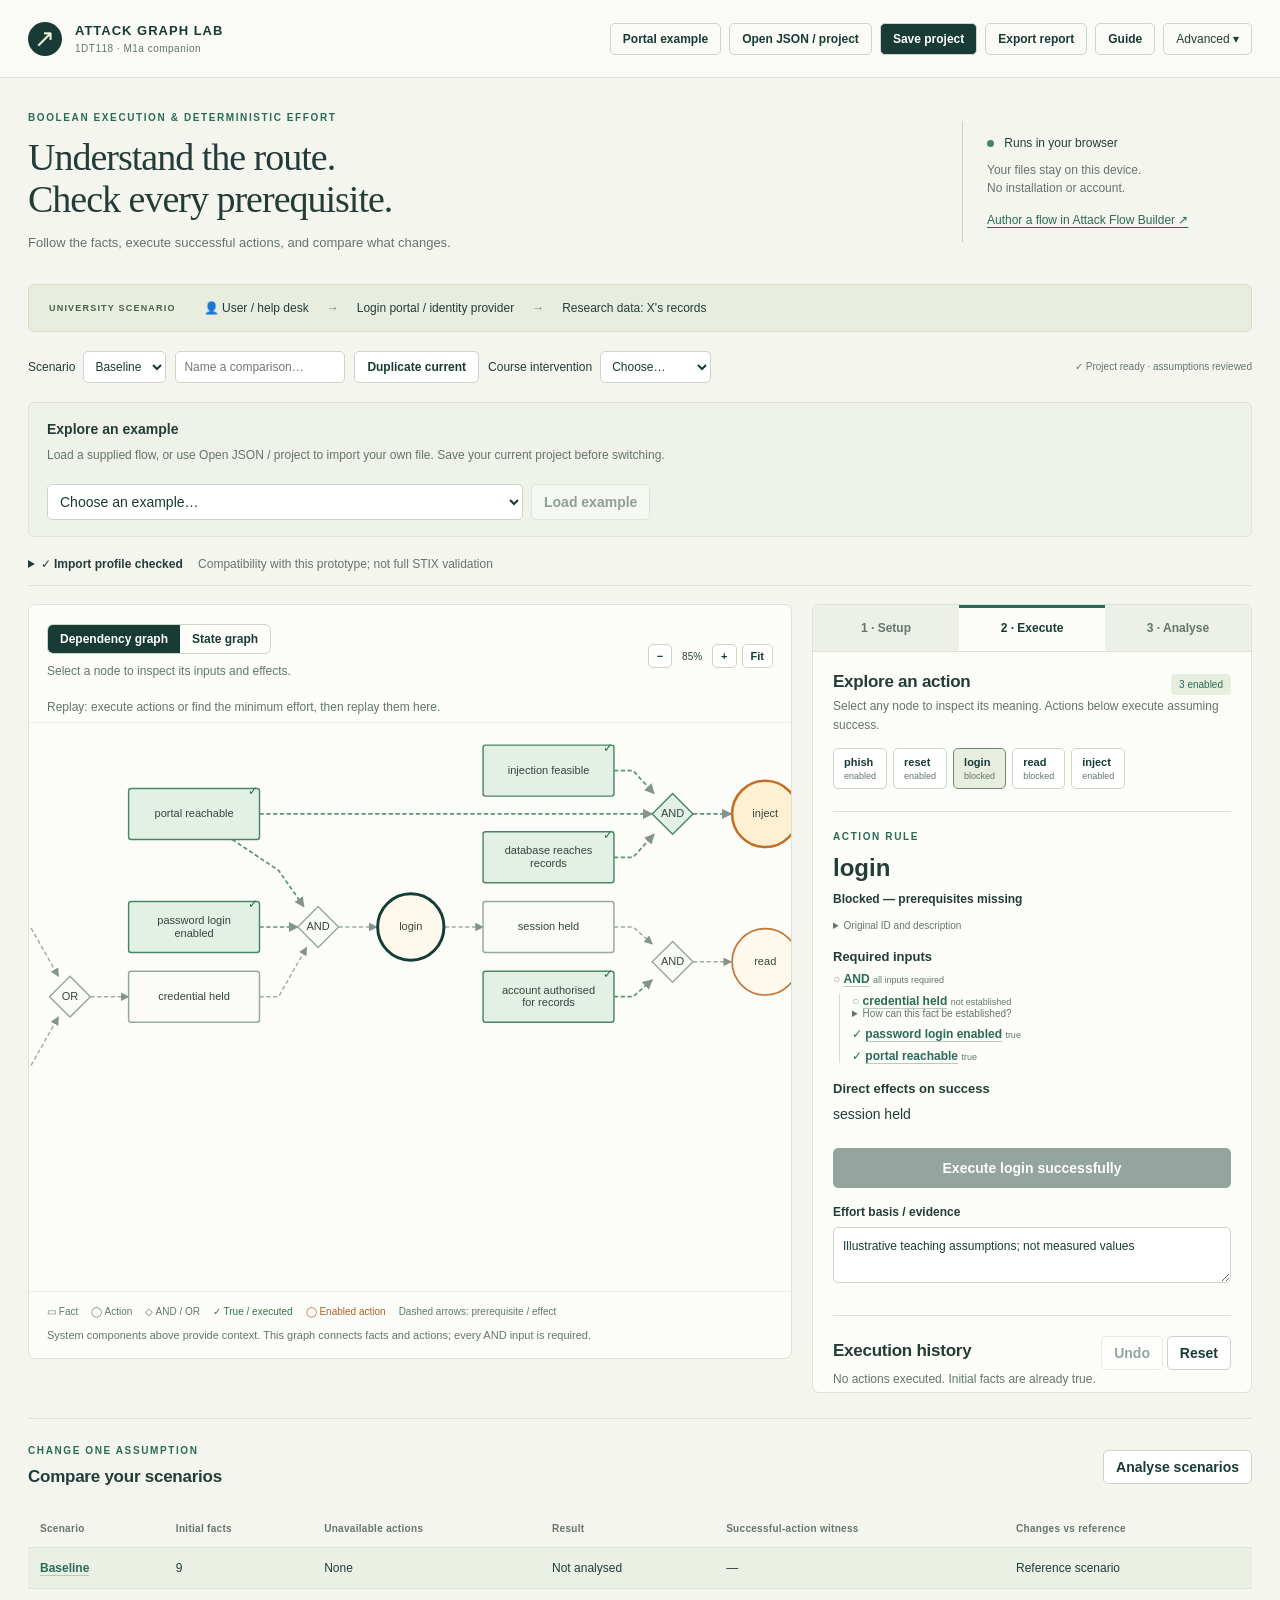
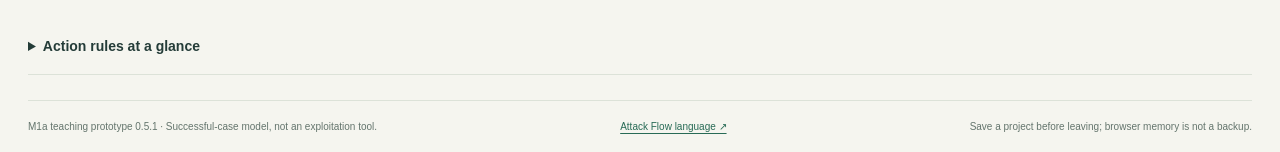
<file: attack-flow-companion/index.html>
<!doctype html>
<html lang="en"><head><meta charset="UTF-8"><meta name="viewport" content="width=device-width, initial-scale=1.0"><meta name="description" content="Explore Boolean attack rules, successful execution, and minimum effort in a browser-only teaching lab."><title>Attack Graph Lab · M1a</title>  <script type="module" crossorigin src="./assets/index-_Dj3r3zJ.js"></script>
  <link rel="stylesheet" crossorigin href="./assets/index-jMHyhS-u.css">
</head><body><div id="app"></div></body></html>
</file>
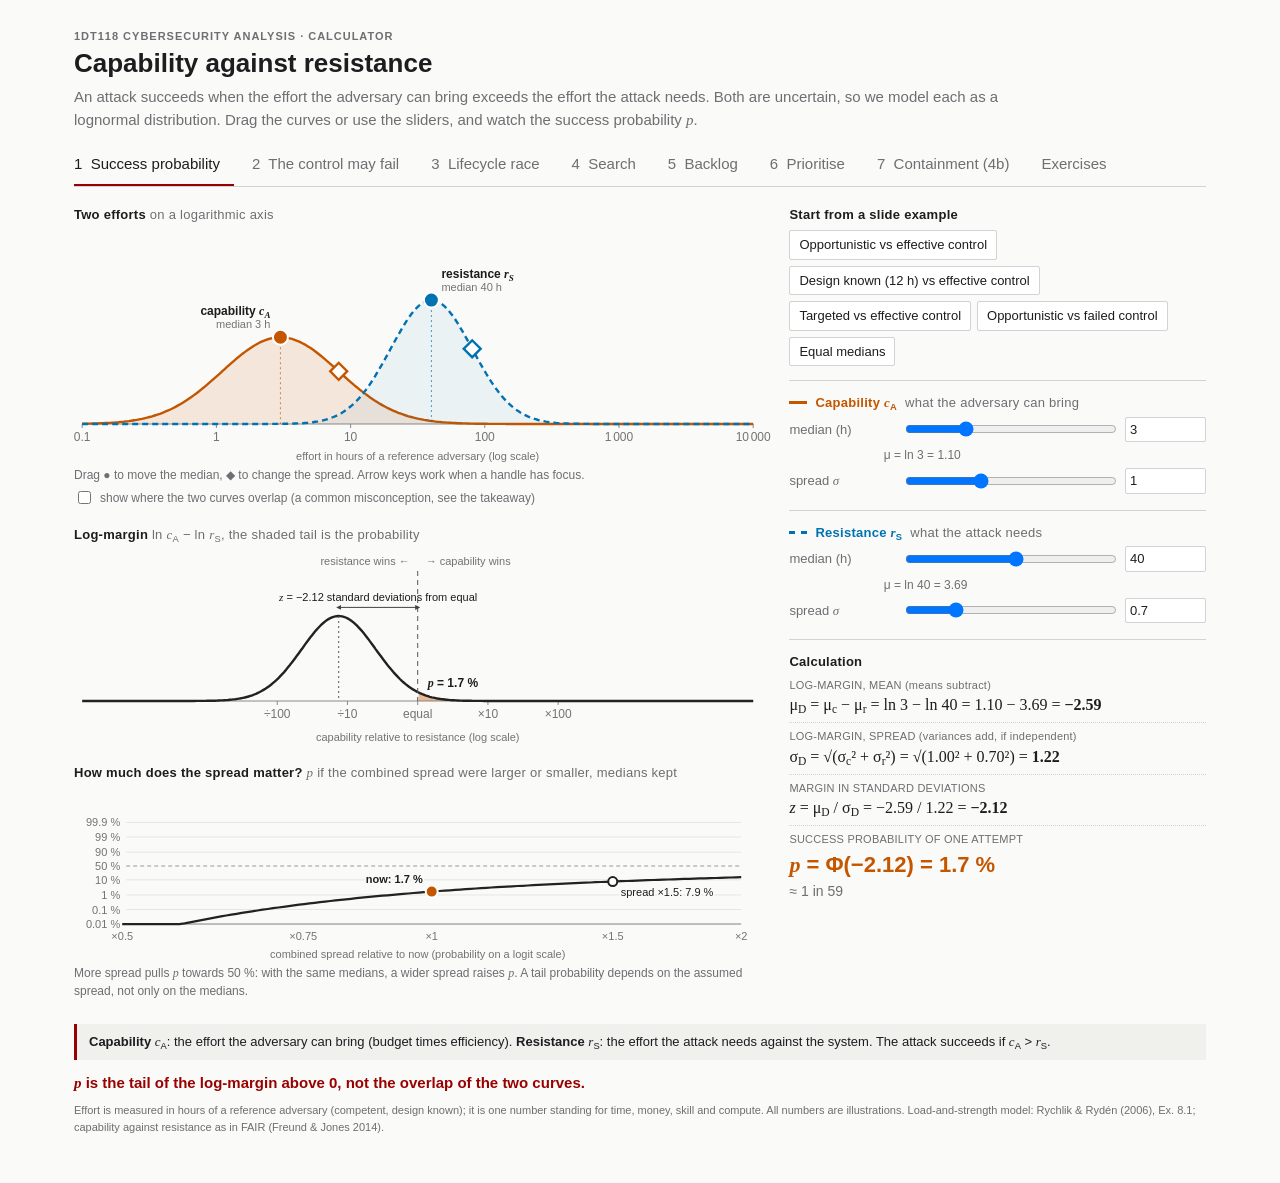
<file: capability-resistance/index.html>
<!doctype html>
<html lang="en">
<head>
<meta charset="utf-8">
<meta name="viewport" content="width=device-width, initial-scale=1">
<title>Capability against resistance: calculator (lectures 2 and 4)</title>
<!-- 1DT118 Cybersecurity Analysis. One self-contained page: no network, no fonts to download, no build step.
     Open it from disk. Maths in calc.js, exercises in exercises.js (both plain scripts next to this file). -->
<style>
:root{
  /* tokens of the slide theme minflat2 */
  --canvas:#FAFAF8; --ink:#1D1D1F; --secondary:#6E6E73; --rule:#D2D2D7; --accent:#990000;
  /* course colours (Okabe-Ito, as in shared/common.tex): system, adversary, assumptions, evidence, harm */
  --colS:#0072B2; --colA:#C45600; --colH:#8F5575; --colE:#00825E; --colP:#A67200; --muted:#737373;
  --sans:"Fira Sans","Helvetica Neue",Helvetica,Arial,sans-serif;
  --math:"Latin Modern Math","STIX Two Math","Cambria Math","Times New Roman",serif;
}
*{box-sizing:border-box}
html{background:var(--canvas)}
body{margin:0 auto;max-width:1180px;padding:28px 24px 48px;color:var(--ink);font:15px/1.5 var(--sans);-webkit-text-size-adjust:100%}
.m{font-family:var(--math);font-style:italic}
sub{font-size:72%;line-height:0;vertical-align:-.28em}
header .kicker{font-size:11px;letter-spacing:.09em;color:var(--secondary);font-weight:600}
h1{font-size:26px;line-height:1.2;margin:.15em 0 .25em;font-weight:600}
.lede{margin:0 0 14px;color:var(--secondary);max-width:62em}
nav{display:flex;gap:4px;flex-wrap:wrap;border-bottom:1px solid var(--rule);margin-bottom:18px}
nav button{font:inherit;font-weight:500;background:none;border:0;border-bottom:2px solid transparent;padding:8px 14px 8px 0;margin-right:14px;color:var(--secondary);cursor:pointer}
nav button[aria-selected=true]{color:var(--ink);border-bottom-color:var(--accent)}
nav button:focus-visible,.chip:focus-visible,.btn:focus-visible{outline:2px solid var(--accent);outline-offset:2px}
.grid{display:grid;grid-template-columns:minmax(0,1.65fr) minmax(280px,1fr);gap:28px;align-items:start}
@media (max-width:900px){.grid{grid-template-columns:1fr}}
h2{font-size:13px;letter-spacing:.02em;margin:0 0 4px;font-weight:600}
h2 .gl,.gl{font-weight:400;color:var(--secondary)}
.panel{margin-bottom:18px}
.panel svg{display:block;width:100%;overflow:visible;touch-action:none}
.hint{font-size:12px;color:var(--secondary);margin:2px 0 0}
svg text{font-family:var(--sans);font-size:12px;fill:var(--ink)}
svg .lbl{paint-order:stroke;stroke:#FAFAF8;stroke-width:3.5px;stroke-linejoin:round}
svg .t-muted{fill:var(--muted)} svg .t-small{font-size:11px}
svg .m{font-family:var(--math);font-style:italic}
svg .handle{cursor:ew-resize;touch-action:none}
svg .handle:focus{outline:none}
svg .handle:focus-visible{stroke:var(--accent);stroke-width:3}
svg .locked{cursor:not-allowed;opacity:.35}
.card{padding:0 0 12px;margin-bottom:12px;border-bottom:1px solid var(--rule)}
.card h2{display:flex;align-items:center;gap:8px}
.card h2 i.sw{display:inline-block;width:18px;height:0;border-top:3px solid currentColor}
.card h2 i.sw.dash{border-top-style:dashed}
.row{display:grid;grid-template-columns:7.2em 1fr 5.4em;gap:8px;align-items:center;margin:4px 0}
.row label{font-size:13px;color:var(--secondary)}
.row input[type=range]{width:100%;margin:0}
.row input[type=number]{width:100%;font:inherit;font-size:13px;padding:2px 4px;border:1px solid var(--rule);background:#fff;border-radius:2px;color:var(--ink)}
.row input:disabled{opacity:.45;cursor:not-allowed}
.derived{font-size:12px;color:var(--secondary);margin:0 0 0 7.2em;padding-left:8px}
.chips{display:flex;flex-wrap:wrap;gap:6px;margin:6px 0 2px}
.chip,.btn{font:inherit;font-size:13px;background:#fff;border:1px solid var(--rule);border-radius:2px;padding:4px 9px;color:var(--ink);cursor:pointer}
.chip:hover,.btn:hover{border-color:var(--secondary)}
.btn.primary{background:var(--ink);color:#fff;border-color:var(--ink)}
.calc{font-size:14px}
.calc .line{display:grid;grid-template-columns:1fr;gap:0;margin:5px 0;padding-bottom:5px;border-bottom:1px dotted var(--rule)}
.calc .what{font-size:11px;color:var(--secondary);letter-spacing:.02em}
.calc .eq{font-family:var(--math);font-size:16px}
.calc .res{font-weight:600}
.big{font-size:22px;font-weight:600}
.shelf{margin-top:6px;padding:8px 12px;background:#F0F0ED;border-left:3px solid var(--accent);font-size:13px}
.shelf b{font-weight:600}
.takeaway{margin:12px 0 0;color:var(--accent);font-weight:600;font-size:15px}
.source{margin:8px 0 0;font-size:11px;color:var(--secondary)}
.toggle{font-size:12px;color:var(--secondary);display:flex;align-items:center;gap:6px;margin-top:4px}
.banner{border-left:3px solid var(--accent);background:#F0F0ED;padding:10px 14px;margin:0 0 18px}
.banner .tag{font-size:11px;font-weight:600;letter-spacing:.06em;color:var(--accent)}
.banner .btns{display:flex;gap:6px;flex-wrap:wrap;margin-top:8px}
.banner .fb{margin-top:8px;font-weight:600}
.banner .fb.ok{color:var(--colE)} .banner .fb.no{color:var(--ink)}
.banner .more{margin-top:8px;font-size:13px}
.banner label.opt{display:block;margin:2px 0;font-size:14px}
.exlist{display:grid;grid-template-columns:repeat(auto-fill,minmax(260px,1fr));gap:14px}
.exlist button{font:inherit;text-align:left;background:#fff;border:1px solid var(--rule);border-radius:2px;padding:12px;cursor:pointer;color:var(--ink)}
.exlist button:hover{border-color:var(--secondary)}
.exlist .lv{font-size:11px;color:var(--secondary);letter-spacing:.05em;text-transform:uppercase}
.exlist .ti{font-weight:600;margin:2px 0 4px}
.exlist .go{font-size:12px;color:var(--accent);margin-top:6px;display:block}
[hidden]{display:none!important}
</style>
</head>
<body>
<header>
  <div class="kicker">1DT118 CYBERSECURITY ANALYSIS &middot; CALCULATOR</div>
  <h1>Capability against resistance</h1>
  <p class="lede" id="lede-main">An attack succeeds when the effort the adversary can bring exceeds the effort the attack needs. Both are uncertain, so we model each as a lognormal distribution. Drag the curves or use the sliders, and watch the success probability <i class="m">p</i>.</p>
  <nav id="tabs" role="tablist">
    <button role="tab" data-tab="success">1 &nbsp;Success probability</button>
    <button role="tab" data-tab="control">2 &nbsp;The control may fail</button>
    <button role="tab" data-tab="lifecycle">3 &nbsp;Lifecycle race</button>
    <button role="tab" data-tab="search">4 &nbsp;Search</button>
    <button role="tab" data-tab="backlog">5 &nbsp;Backlog</button>
    <button role="tab" data-tab="prioritise">6 &nbsp;Prioritise</button>
    <button role="tab" data-tab="containment">7 &nbsp;Containment (4b)</button>
    <button role="tab" data-tab="exercises">Exercises</button>
  </nav>
</header>

<div id="banner" class="banner" hidden></div>

<main>
<section id="view-calc" class="grid">
  <div>
    <div class="panel">
      <h2 id="h-effort">Two efforts <span class="gl">on a logarithmic axis</span></h2>
      <div id="effort"></div>
      <p class="hint" id="hint-drag">Drag &#9679; to move the median, &#9670; to change the spread. Arrow keys work when a handle has focus.</p>
      <label class="toggle" id="overlap-toggle"><input type="checkbox" id="overlap"> show where the two curves overlap (a common misconception, see the takeaway)</label>
    </div>
    <div class="panel">
      <h2 id="h-margin">Log-margin <span class="gl">ln <i class="m">c</i><sub>A</sub> &minus; ln <i class="m">r</i><sub>S</sub>, the shaded tail is the probability</span></h2>
      <div id="margin"></div>
    </div>
    <div class="panel" id="extra-wrap">
      <h2 id="h-extra"></h2>
      <div id="extra"></div>
      <p class="hint" id="extra-cap"></p>
    </div>
  </div>

  <aside>
    <div class="card" id="card-presets">
      <h2>Start from a slide example</h2>
      <div class="chips" id="chips"></div>
    </div>
    <div class="card" id="card-c" data-tabs="success control" style="color:var(--colA)">
      <h2><i class="sw"></i><span>Capability <i class="m">c</i><sub>A</sub></span> <span class="gl">what the adversary can bring</span></h2>
      <div id="ctl-c"></div>
    </div>
    <div class="card" id="card-r" data-tabs="success control" style="color:var(--colS)">
      <h2><i class="sw dash" id="sw-r"></i><span id="t-r">Resistance <i class="m">r</i><sub>S</sub></span> <span class="gl" id="g-r">what the attack needs</span></h2>
      <div id="ctl-r"></div>
    </div>
    <div class="card" id="card-f" data-tabs="control" style="color:var(--colS)" hidden>
      <h2><i class="sw dash"></i><span>Control fails</span> <span class="gl">the resistance in the failed state</span></h2>
      <div id="ctl-f"></div>
    </div>
    <div class="card" id="card-q" data-tabs="control" style="color:var(--ink)" hidden>
      <h2><span>Control reliability <i class="m">q</i></span> <span class="gl">chance that it works when attacked</span></h2>
      <div id="ctl-q"></div>
    </div>
    <div class="card calc" id="card-calc" style="border-bottom:0">
      <h2>Calculation</h2>
      <div id="calc"></div>
    </div>
  </aside>
</section>

<section id="view-ex" hidden>
  <p class="lede" style="margin-bottom:12px">Each exercise loads the calculator with a starting situation and locks what you may not change. Targets are inequalities, so you can reach them by dragging.</p>
  <div class="exlist" id="exlist"></div>
</section>

<section id="view-mod" hidden></section>

<div id="foot">
  <div class="shelf" id="shelf"></div>
  <p class="takeaway" id="takeaway"></p>
  <p class="source">Effort is measured in hours of a reference adversary (competent, design known); it is one number standing for time, money, skill and compute. All numbers are illustrations. Load-and-strength model: Rychlik &amp; Ryd&eacute;n (2006), Ex. 8.1; capability against resistance as in FAIR (Freund &amp; Jones 2014).</p>
</div>
</main>

<script src="calc.js"></script>
<script src="exercises.js"></script>
<script src="tabs4.js"></script>
<script>
(function(){
'use strict';
/* ---------- state ---------- */
const T4 = window.CR_TABS4 || null;
const clone = o => JSON.parse(JSON.stringify(o));
const BASE = Object.assign({ c:{med:3,sigma:1.0}, r:{med:40,sigma:0.7}, fail:{med:4}, q:0.85 }, T4 ? clone(T4.DEFAULTS) : {});   // tabs 1-2 and, nested, the four tabs of lecture 4
const merge = (a, b) => { for (const k in b) { if (b[k] && typeof b[k] === 'object') a[k] = merge(a[k] || {}, b[k]); else a[k] = b[k]; } return a; };
let S = clone(BASE), tab = 'success', ex = null, locked = new Set(), frozen = null;
const MED = [0.2, 5000], SIG = [0.2, 2.5];
const LN_MIN = Math.log(0.1), LN_MAX = Math.log(10000), D_MAX = 11;
const $ = id => document.getElementById(id);
const clamp = (x,a,b) => Math.min(b, Math.max(a, x));
const get = id => { const [a,b] = id.split('.'); return b ? S[a][b] : S[a]; };
const set = (id, v) => { const [a,b] = id.split('.'), P = T4 && T4.PARAMS[id];
  if (typeof v === 'string') v = v; else v = P ? clamp(+v, P.min, P.max) : clamp(+v, ...(id==='q' ? [0,1] : b==='sigma' ? SIG : MED));
  if (b) S[a][b] = v; else S[a] = v; };

/* ---------- formatting ---------- */
const num = x => { const s = (+x).toPrecision(3); return s.indexOf('.')>=0 ? s.replace(/(\.\d*?)0+$/,'$1').replace(/\.$/,'') : s; };
const medTxt = x => x >= 100 ? String(Math.round(x)) : num(x);
const f2 = x => (Math.abs(x)<0.005?0:x).toFixed(2).replace('-','−');
const pct = p => { const v = 100*p; return (v>=10 ? v.toFixed(0) : v>=1 ? v.toFixed(1) : v>=0.01 ? v.toFixed(2) : '<0.01') + ' %'; };
const one = p => p>0 && p<0.5 ? '≈ 1 in ' + Math.round(1/p).toLocaleString('en') : '';
const sub = (b,s) => '<i class="m">'+b+'</i><sub>'+s+'</sub>';
const svgSym = (b,s) => '<tspan class="m">'+b+'</tspan><tspan class="m" dy="3" font-size="9">'+s+'</tspan><tspan dy="-3"></tspan>';

/* ---------- controls (built once) ---------- */
const ctl = {};
function addControl(host, id, label, kind){
  const row = document.createElement('div'); row.className = 'row';
  const lo = kind==='med' ? Math.log10(MED[0]) : kind==='sigma' ? SIG[0] : 0, hi = kind==='med' ? Math.log10(MED[1]) : kind==='sigma' ? SIG[1] : 1;
  const step = kind==='med' ? 0.005 : 0.01;
  row.innerHTML = '<label for="n-'+id+'">'+label+'</label><input type="range" id="s-'+id+'" min="'+lo+'" max="'+hi+'" step="'+step+'" aria-label="'+label.replace(/<[^>]+>/g,'')+'">' +
                  '<input type="number" id="n-'+id+'" step="'+(kind==='med'?'any':'0.05')+'" min="'+(kind==='med'?MED[0]:kind==='sigma'?SIG[0]:0)+'" max="'+(kind==='med'?MED[1]:kind==='sigma'?SIG[1]:1)+'">';
  host.appendChild(row);
  const sl = row.querySelector('input[type=range]'), nu = row.querySelector('input[type=number]');
  const toS = v => kind==='med' ? Math.log10(v) : v, fromS = v => kind==='med' ? Math.pow(10, v) : v;
  sl.addEventListener('input', () => { set(id, fromS(+sl.value)); render(); });
  nu.addEventListener('change', () => { if (nu.value !== '') set(id, +nu.value); render(); });
  ctl[id] = { sl, nu, kind, sync(){ const v = get(id); sl.value = toS(v); if (document.activeElement !== nu) nu.value = kind==='med' ? medTxt(v) : kind==='sigma' ? num(v) : v.toFixed(2);
                                    const lk = locked.has(id); sl.disabled = nu.disabled = lk; } };
  if (kind === 'med') { const d = document.createElement('p'); d.className = 'derived'; d.id = 'd-'+id; host.appendChild(d); }
}
addControl($('ctl-c'), 'c.med', 'median (h)', 'med');   addControl($('ctl-c'), 'c.sigma', 'spread <i class="m">&sigma;</i>', 'sigma');
addControl($('ctl-r'), 'r.med', 'median (h)', 'med');   addControl($('ctl-r'), 'r.sigma', 'spread <i class="m">&sigma;</i>', 'sigma');
addControl($('ctl-f'), 'fail.med', 'median (h)', 'med');
addControl($('ctl-q'), 'q', '<i class="m">q</i>', 'q');

/* ---------- plotting helpers ---------- */
const STEPS = [0.5,0.8,1.2,1.7,2.5,3.5,5];
const yStep = m => STEPS.find(s => s >= m*1.12) || STEPS[STEPS.length-1];
function frame(host, H, mb){
  const W = Math.max(300, Math.floor(host.clientWidth || 640)), L = 8, R = 8, T = 22;
  return { W, H, L, R, T, B: mb, pw: W-L-R, ph: H-T-mb };
}
function path(f, xs, fn, xmap, ymax, close){
  let d = '', first = true;
  for (const x of xs){ const y = fn(x); d += (first?'M':'L') + xmap(x).toFixed(1) + ' ' + (f.T + f.ph*(1 - Math.min(y, ymax)/ymax)).toFixed(1); first = false; }
  if (close) d += 'L' + xmap(xs[xs.length-1]).toFixed(1) + ' ' + (f.T+f.ph) + 'L' + xmap(xs[0]).toFixed(1) + ' ' + (f.T+f.ph) + 'Z';
  return d;
}
const linspace = (a,b,n) => Array.from({length:n}, (_,i) => a + (b-a)*i/(n-1));

/* the effort components of the current tab */
function components(){
  const mc = CR.mu(S.c), mr = CR.mu(S.r), mf = Math.log(S.fail.med);
  if (tab === 'control') return [
    { id:'c', color:'var(--colA)', dash:null, mu:mc, s:S.c.sigma, w:1, label:'capability '+svgSym('c','A'), sig:'c.sigma', muId:'c.med' },
    { id:'r', color:'var(--colS)', dash:null, mu:mr, s:S.r.sigma, w:S.q, label:'effective, '+svgSym('q','')+' = '+S.q.toFixed(2), sig:'r.sigma', muId:'r.med' },
    { id:'f', color:'var(--colS)', dash:'6 4', mu:mf, s:S.r.sigma, w:1-S.q, label:'fails, 1 − '+svgSym('q',''), sig:null, muId:'fail.med' } ];
  return [
    { id:'c', color:'var(--colA)', dash:null, mu:mc, s:S.c.sigma, w:1, label:'capability '+svgSym('c','A'), sig:'c.sigma', muId:'c.med' },
    { id:'r', color:'var(--colS)', dash:'6 4', mu:mr, s:S.r.sigma, w:1, label:'resistance '+svgSym('r','S'), sig:'r.sigma', muId:'r.med' } ];
}

function renderEffort(){
  const host = $('effort'), comps = components(), f = frame(host, 236, 40);
  const xm = l => f.L + (l - LN_MIN)/(LN_MAX - LN_MIN)*f.pw, lx = x => LN_MIN + (x - f.L)/f.pw*(LN_MAX - LN_MIN);
  const peak = Math.max(...comps.map(c => c.w * CR.normPdf(c.mu, c.mu, c.s)));
  const ymax = frozen ? frozen.effort : yStep(peak);
  const xs = linspace(LN_MIN, LN_MAX, 260), ym = d => f.T + f.ph*(1 - Math.min(d, ymax)/ymax);
  let g = '';
  // axis
  g += '<line x1="'+f.L+'" x2="'+(f.W-f.R)+'" y1="'+(f.T+f.ph)+'" y2="'+(f.T+f.ph)+'" stroke="#8a8a8a"/>';
  [0.1,1,10,100,1000,10000].forEach(h => { const x = xm(Math.log(h));
    g += '<line x1="'+x+'" x2="'+x+'" y1="'+(f.T+f.ph)+'" y2="'+(f.T+f.ph+4)+'" stroke="#8a8a8a"/><text x="'+x+'" y="'+(f.T+f.ph+17)+'" text-anchor="middle" class="t-muted">'+(h>=1000?(h/1000)+' 000':h)+'</text>'; });
  g += '<text x="'+(f.W/2)+'" y="'+(f.H-4)+'" text-anchor="middle" class="t-muted t-small">effort in hours of a reference adversary (log scale)</text>';
  // overlap (misconception)
  if (tab === 'success' && $('overlap').checked){
    const a = comps[0], b = comps[1], fn = x => Math.min(CR.normPdf(x,a.mu,a.s), CR.normPdf(x,b.mu,b.s));
    g += '<path d="'+path(f,xs,fn,xm,ymax,true)+'" fill="#999" fill-opacity=".35"/>';
    const xo = xm((a.mu+b.mu)/2); g += '<text x="'+xo+'" y="'+(f.T+f.ph-6)+'" text-anchor="middle" class="t-small" fill="#555">overlap ≠ probability</text>';
  }
  // curves
  comps.forEach(c => {
    const fn = x => c.w * CR.normPdf(x, c.mu, c.s);
    g += '<path d="'+path(f,xs,fn,xm,ymax,true)+'" fill="'+c.color+'" fill-opacity="'+(c.dash?0.06:0.12)+'" stroke="none"/>';
    g += '<path d="'+path(f,xs,fn,xm,ymax,false)+'" fill="none" stroke="'+c.color+'" stroke-width="2.4"'+(c.dash?' stroke-dasharray="'+c.dash+'"':'')+'/>';
  });
  // labels and handles
  comps.forEach((c, i) => {
    const px = xm(c.mu), py = ym(c.w*CR.normPdf(c.mu,c.mu,c.s));
    const leftSide = c.mu === Math.min(...comps.map(q => q.mu));
    g += '<text class="lbl" x="'+(px + (leftSide?-10:10))+'" y="'+(py-22)+'" text-anchor="'+(leftSide?'end':'start')+'" fill="'+c.color+'" font-weight="600">'+c.label+'</text>';
    g += '<text class="lbl t-muted t-small" x="'+(px + (leftSide?-10:10))+'" y="'+(py-9)+'" text-anchor="'+(leftSide?'end':'start')+'">median '+medTxt(Math.exp(c.mu))+' h</text>';
    g += '<line x1="'+px+'" x2="'+px+'" y1="'+py+'" y2="'+(f.T+f.ph)+'" stroke="'+c.color+'" stroke-dasharray="2 3" opacity=".7"/>';
    const lk = locked.has(c.muId);
    g += '<circle class="handle'+(lk?' locked':'')+'" data-h="'+c.muId+'" data-k="mu" tabindex="'+(lk?-1:0)+'" role="slider" aria-label="median of '+c.label.replace(/<[^>]+>/g,'')+'" aria-valuetext="'+medTxt(Math.exp(c.mu))+' hours" cx="'+px+'" cy="'+py+'" r="7.5" fill="'+c.color+'" stroke="#fff" stroke-width="2"/>';
    if (c.sig){
      const sx = xm(c.mu + c.s), sy = ym(c.w*CR.normPdf(c.mu + c.s, c.mu, c.s)), lk2 = locked.has(c.sig);
      g += '<rect class="handle'+(lk2?' locked':'')+'" data-h="'+c.sig+'" data-k="sigma" data-mu="'+c.mu+'" tabindex="'+(lk2?-1:0)+'" role="slider" aria-label="spread of '+c.label.replace(/<[^>]+>/g,'')+'" aria-valuetext="sigma '+num(c.s)+'" x="'+(sx-6)+'" y="'+(sy-6)+'" width="12" height="12" transform="rotate(45 '+sx+' '+sy+')" fill="#fff" stroke="'+c.color+'" stroke-width="2.4"/>';
    }
  });
  host.innerHTML = '<svg viewBox="0 0 '+f.W+' '+f.H+'" width="'+f.W+'" height="'+f.H+'" role="img" aria-label="Lognormal densities of capability and resistance on a log axis">'+g+'</svg>';
  host._geom = { f, lx, xm };
}

function renderMargin(){
  const host = $('margin'), f = frame(host, 196, 44), k = tab === 'control' ? CR.mixture(S.c, S.r, S.fail.med, S.q) : CR.margin(S.c, S.r);
  const xm = d => f.L + (d + D_MAX)/(2*D_MAX)*f.pw;
  const parts = tab === 'control'
    ? [ { w:S.q, mu:k.eff.muD, s:k.eff.sigD, dash:null, name:'effective' }, { w:1-S.q, mu:k.fail.muD, s:k.fail.sigD, dash:'6 4', name:'fails' } ]
    : [ { w:1, mu:k.muD, s:k.sigD, dash:null } ];
  const total = x => parts.reduce((a,p) => a + p.w*CR.normPdf(x,p.mu,p.s), 0);
  const xs = linspace(-D_MAX, D_MAX, 360), xp = xs.filter(x => x >= 0);
  const peak = Math.max(...xs.map(total)), ymax = frozen ? frozen.margin : yStep(peak);
  const yb = f.T + f.ph;
  let g = '';
  g += '<line x1="'+f.L+'" x2="'+(f.W-f.R)+'" y1="'+yb+'" y2="'+yb+'" stroke="#8a8a8a"/>';
  [[-Math.log(100),'÷100'],[-Math.log(10),'÷10'],[0,'equal'],[Math.log(10),'×10'],[Math.log(100),'×100']].forEach(([d,l]) => { const x = xm(d);
    g += '<line x1="'+x+'" x2="'+x+'" y1="'+yb+'" y2="'+(yb+4)+'" stroke="#8a8a8a"/><text x="'+x+'" y="'+(yb+17)+'" text-anchor="middle" class="t-muted">'+l+'</text>'; });
  g += '<text x="'+(f.W/2)+'" y="'+(f.H-4)+'" text-anchor="middle" class="t-muted t-small">capability relative to resistance (log scale)</text>';
  g += '<text x="'+(xm(0)-8)+'" y="'+(f.T-6)+'" text-anchor="end" class="t-muted t-small">resistance wins ←</text><text x="'+(xm(0)+8)+'" y="'+(f.T-6)+'" class="t-muted t-small">→ capability wins</text>';
  // shaded tail = probability (true density, so the area is p)
  g += '<path d="'+path(f,xp,total,xm,ymax,true)+'" fill="var(--colA)" fill-opacity=".38"/>';
  if (parts.length > 1){
    parts.forEach(p => { g += '<path d="'+path(f,xs,x => p.w*CR.normPdf(x,p.mu,p.s),xm,ymax,false)+'" fill="none" stroke="var(--colS)" stroke-width="2.2"'+(p.dash?' stroke-dasharray="'+p.dash+'"':'')+'/>'; });
    g += '<path d="'+path(f,xs,total,xm,ymax,false)+'" fill="none" stroke="#333" stroke-width="1.1"/>';
  } else g += '<path d="'+path(f,xs,total,xm,ymax,false)+'" fill="none" stroke="#222" stroke-width="2.4"/>';
  g += '<line x1="'+xm(0)+'" x2="'+xm(0)+'" y1="'+(f.T)+'" y2="'+yb+'" stroke="#555" stroke-dasharray="5 4"/>';
  // z bracket (success tab) and probability label
  if (parts.length === 1){
    const x1 = xm(k.muD), x0 = xm(0), yz = f.T + f.ph*0.28;
    g += '<line x1="'+x1+'" x2="'+x1+'" y1="'+(f.T+f.ph*(1-total(k.muD)/ymax))+'" y2="'+yb+'" stroke="#555" stroke-dasharray="2 3"/>';
    if (Math.abs(x1-x0) > 30){
      g += '<line x1="'+x1+'" x2="'+x0+'" y1="'+yz+'" y2="'+yz+'" stroke="#444" marker-start="url(#ah)" marker-end="url(#ah)"/>';
      g += '<text x="'+((x1+x0)/2)+'" y="'+(yz-6)+'" text-anchor="middle" class="t-small"><tspan class="m">z</tspan> = '+f2(k.z)+' standard deviations from equal</text>';
    }
  }
  const lblx = Math.min(xm(0)+10, f.W-90);
  g += '<text class="lbl" x="'+lblx+'" y="'+(yb-14)+'" fill="var(--colA)" font-weight="700" font-size="14">'+(parts.length>1 ? '' : '<tspan class="m">p</tspan> = ')+pct(k.p)+'</text>';
  if (parts.length > 1) g += '<text x="'+lblx+'" y="'+(yb-30)+'" class="lbl t-small t-muted">'+pct(k.a)+' + '+pct(k.b)+' =</text>';
  g += '<defs><marker id="ah" viewBox="0 0 6 6" refX="3" refY="3" markerWidth="5" markerHeight="5" orient="auto-start-reverse"><path d="M0,0L6,3L0,6z" fill="#444"/></marker></defs>';
  host.innerHTML = '<svg viewBox="0 0 '+f.W+' '+f.H+'" width="'+f.W+'" height="'+f.H+'" role="img" aria-label="Distribution of the log-margin with the success tail shaded">'+g+'</svg>';
}

function renderExtra(){
  const host = $('extra'), cap = $('extra-cap'), hd = $('h-extra');
  if (tab === 'control'){
    hd.innerHTML = 'Where the probability comes from <span class="gl">each state contributes its weight times its own success probability</span>';
    const k = CR.mixture(S.c, S.r, S.fail.med, S.q), f = frame(host, 96, 20), x = v => f.L + v/Math.max(k.p, 1e-9)*f.pw*0.0 ;
    const tot = Math.max(k.p, 1e-9), wa = k.a/tot*f.pw, wb = k.b/tot*f.pw, y = 22, h = 28;
    let g = '<defs><pattern id="hatch" width="6" height="6" patternUnits="userSpaceOnUse" patternTransform="rotate(45)"><rect width="6" height="6" fill="#fff"/><line x1="0" y1="0" x2="0" y2="6" stroke="var(--colS)" stroke-width="2.4"/></pattern></defs>';
    g += '<rect x="'+f.L+'" y="'+y+'" width="'+wa+'" height="'+h+'" fill="var(--colS)" fill-opacity=".85"/>';
    g += '<rect x="'+(f.L+wa)+'" y="'+y+'" width="'+wb+'" height="'+h+'" fill="url(#hatch)" stroke="var(--colS)" stroke-width="1.5"/>';
    g += '<text x="'+f.L+'" y="'+(y-6)+'" class="t-small"><tspan class="m">p</tspan> = '+pct(k.p)+' in total</text>';
    g += '<text x="'+(f.L+Math.min(wa, f.pw)/2)+'" y="'+(y+h+15)+'" text-anchor="middle" class="t-small" fill="var(--colS)" font-weight="600">effective: '+pct(k.a)+'</text>';
    g += '<text x="'+(f.L+wa+wb/2)+'" y="'+(y+h+15)+'" text-anchor="middle" class="t-small" fill="var(--colS)" font-weight="600">fails: '+pct(k.b)+'</text>';
    host.innerHTML = '<svg viewBox="0 0 '+f.W+' 96" width="'+f.W+'" height="96">'+g+'</svg>';
    cap.innerHTML = 'The control is in the failed state with weight '+pct(1-S.q)+', and that state carries <b>'+pct(k.failShare)+'</b> of the success probability.';
    $('extra-wrap').hidden = false; return;
  }
  hd.innerHTML = 'How much does the spread matter? <span class="gl"><i class="m">p</i> if the combined spread were larger or smaller, medians kept</span>';
  const k = CR.margin(S.c, S.r), f = frame(host, 176, 38), m0 = 0.5, m1 = 2, LG = 9.2;
  const lg = p => Math.log(clamp(p,1e-4,1-1e-4)/(1-clamp(p,1e-4,1-1e-4)));
  const xm = m => f.L + 40 + (Math.log(m) - Math.log(m0))/(Math.log(m1) - Math.log(m0))*(f.pw - 52), ym = p => f.T + f.ph*(1 - (lg(p)+LG)/(2*LG));
  const xs = linspace(Math.log(m0), Math.log(m1), 120).map(Math.exp), xr = f.W-f.R-12;
  let g = '';
  [[1e-4,'0.01 %'],[1e-3,'0.1 %'],[.01,'1 %'],[.1,'10 %'],[.5,'50 %'],[.9,'90 %'],[.99,'99 %'],[.999,'99.9 %']].forEach(([p,l]) =>
    g += '<line x1="'+(f.L+44)+'" x2="'+xr+'" y1="'+ym(p)+'" y2="'+ym(p)+'" stroke="'+(p===.5?'#999':'#E6E6E2')+'" '+(p===.5?'stroke-dasharray="4 3"':'')+'/><text x="'+(f.L+38)+'" y="'+(ym(p)+4)+'" text-anchor="end" class="t-muted t-small">'+l+'</text>');
  g += '<line x1="'+(f.L+44)+'" x2="'+xr+'" y1="'+(f.T+f.ph)+'" y2="'+(f.T+f.ph)+'" stroke="#8a8a8a"/>';
  [0.5,0.75,1,1.5,2].forEach(m => g += '<text x="'+xm(m)+'" y="'+(f.T+f.ph+16)+'" text-anchor="middle" class="t-muted t-small">×'+m+'</text>');
  g += '<text x="'+(f.W/2)+'" y="'+(f.H-4)+'" text-anchor="middle" class="t-muted t-small">combined spread relative to now (probability on a logit scale)</text>';
  g += '<path d="'+xs.map((m,i) => (i?'L':'M')+xm(m).toFixed(1)+' '+ym(CR.Phi(k.muD/(m*k.sigD))).toFixed(1)).join('')+'" fill="none" stroke="#222" stroke-width="2.2"/>';
  const p2 = CR.Phi(k.muD/(1.5*k.sigD));
  g += '<circle cx="'+xm(1.5)+'" cy="'+ym(p2)+'" r="4.5" fill="#fff" stroke="#222" stroke-width="2"/><text class="lbl t-small" x="'+(xm(1.5)+8)+'" y="'+(ym(p2)+(k.muD<0?14:-8))+'">spread ×1.5: '+pct(p2)+'</text>';
  g += '<circle cx="'+xm(1)+'" cy="'+ym(k.p)+'" r="6" fill="var(--colA)" stroke="#fff" stroke-width="2"/><text class="lbl t-small" x="'+(xm(1)-9)+'" y="'+(ym(k.p)+(k.muD<0?-9:16))+'" text-anchor="end" fill="var(--colA)" font-weight="700">now: '+pct(k.p)+'</text>';
  host.innerHTML = '<svg viewBox="0 0 '+f.W+' '+f.H+'" width="'+f.W+'" height="'+f.H+'" role="img" aria-label="Success probability against the assumed spread">'+g+'</svg>';
  cap.innerHTML = Math.abs(k.muD) < 0.005 ? 'With equal medians the spread does not matter: <i class="m">p</i> is 50 %.' :
    'More spread pulls <i class="m">p</i> towards 50 %: with the same medians, a wider spread '+(k.muD<0?'raises':'lowers')+' <i class="m">p</i>. A tail probability depends on the assumed spread, not only on the medians.';
  $('extra-wrap').hidden = false;
}

function renderCalc(){
  const h = $('calc');
  if (tab === 'control'){
    const m = CR.mixture(S.c, S.r, S.fail.med, S.q), e = m.eff, fl = m.fail;
    h.innerHTML =
     '<div class="line"><span class="what">EFFECTIVE STATE</span><span class="eq"><i>z</i> = (ln '+medTxt(S.c.med)+' &minus; ln '+medTxt(S.r.med)+') / '+f2(e.sigD)+' = '+f2(e.z)+', &nbsp;'+sub('p','eff')+' = &Phi;('+f2(e.z)+') = <span class="res">'+pct(e.p)+'</span></span></div>'+
     '<div class="line"><span class="what">FAILED STATE</span><span class="eq"><i>z</i> = (ln '+medTxt(S.c.med)+' &minus; ln '+medTxt(S.fail.med)+') / '+f2(fl.sigD)+' = '+f2(fl.z)+', &nbsp;'+sub('p','fail')+' = &Phi;('+f2(fl.z)+') = <span class="res">'+pct(fl.p)+'</span></span></div>'+
     '<div class="line"><span class="what">LAW OF TOTAL PROBABILITY</span><span class="eq"><i>p</i> = <i>q</i>&thinsp;'+sub('p','eff')+' + (1 &minus; <i>q</i>)&thinsp;'+sub('p','fail')+' = '+S.q.toFixed(2)+'&middot;'+pct(e.p)+' + '+(1-S.q).toFixed(2)+'&middot;'+pct(fl.p)+'</span></div>'+
     '<div class="line" style="border:0"><span class="what">SUCCESS PROBABILITY</span><span class="big" style="color:var(--colA)"><i class="m">p</i> = '+pct(m.p)+'</span> <span class="gl">'+one(m.p)+'</span></div>';
    return;
  }
  const k = CR.margin(S.c, S.r);
  h.innerHTML =
   '<div class="line"><span class="what">LOG-MARGIN, MEAN (means subtract)</span><span class="eq">&mu;<sub>D</sub> = &mu;<sub>c</sub> &minus; &mu;<sub>r</sub> = ln '+medTxt(S.c.med)+' &minus; ln '+medTxt(S.r.med)+' = '+f2(CR.mu(S.c))+' &minus; '+f2(CR.mu(S.r))+' = <span class="res">'+f2(k.muD)+'</span></span></div>'+
   '<div class="line"><span class="what">LOG-MARGIN, SPREAD (variances add, if independent)</span><span class="eq">&sigma;<sub>D</sub> = &radic;(&sigma;<sub>c</sub>&sup2; + &sigma;<sub>r</sub>&sup2;) = &radic;('+f2(S.c.sigma)+'&sup2; + '+f2(S.r.sigma)+'&sup2;) = <span class="res">'+f2(k.sigD)+'</span></span></div>'+
   '<div class="line"><span class="what">MARGIN IN STANDARD DEVIATIONS</span><span class="eq"><i>z</i> = &mu;<sub>D</sub> / &sigma;<sub>D</sub> = '+f2(k.muD)+' / '+f2(k.sigD)+' = <span class="res">'+f2(k.z)+'</span></span></div>'+
   '<div class="line" style="border:0"><span class="what">SUCCESS PROBABILITY OF ONE ATTEMPT</span><span class="big" style="color:var(--colA)"><i class="m">p</i> = &Phi;('+f2(k.z)+') = '+pct(k.p)+'</span> <span class="gl">'+one(k.p)+'</span></div>';
}

function renderText(){
  const sh = $('shelf'), ta = $('takeaway');
  if (tab === 'control'){
    const m = CR.mixture(S.c, S.r, S.fail.med, S.q);
    sh.innerHTML = '<b>Control reliability</b> <i class="m">q</i>: the probability that a control (or a person) works as assumed <i>when it is attacked</i>. If it does not, the resistance is that of the failed state.';
    ta.innerHTML = 'At <i class="m">q</i> = '+S.q.toFixed(2)+' the failed state has '+pct(1-S.q)+' of the weight and '+pct(m.failShare)+' of the success probability: a small chance of control failure can dominate <i class="m">p</i>.';
  } else {
    sh.innerHTML = '<b>Capability</b> <i class="m">c</i><sub>A</sub>: the effort the adversary can bring (budget times efficiency). <b>Resistance</b> <i class="m">r</i><sub>S</sub>: the effort the attack needs against the system. The attack succeeds if <i class="m">c</i><sub>A</sub> &gt; <i class="m">r</i><sub>S</sub>.';
    ta.innerHTML = '<i class="m">p</i> is the tail of the log-margin above 0, not the overlap of the two curves.';
  }
}

function renderHints(){
  $('overlap-toggle').hidden = tab !== 'success';
  $('card-f').hidden = $('card-q').hidden = tab !== 'control';
  $('t-r').innerHTML = tab === 'control' ? 'Resistance, control effective' : 'Resistance <i class="m">r</i><sub>S</sub>';
  $('g-r').textContent = tab === 'control' ? 'spread applies to both states' : 'what the attack needs';
  $('sw-r').className = 'sw' + (tab === 'control' ? '' : ' dash');
  $('h-effort').innerHTML = (tab === 'control' ? 'Efforts <span class="gl">resistance is a mixture of two states, drawn with their weights</span>' : 'Two efforts <span class="gl">on a logarithmic axis</span>');
}

function render(){
  Object.values(ctl).forEach(c => c.sync());
  if (MODS[tab]) { MODS[tab].render(); if (ex) updateBannerLive(); return; }
  [['c.med','ctl-c'],['r.med','ctl-r'],['fail.med','ctl-f']].forEach(([id]) => { const d = $('d-'+id); if (d) d.innerHTML = '&mu; = ln '+medTxt(get(id))+' = '+f2(Math.log(get(id))); });
  renderHints(); renderEffort(); renderMargin(); renderExtra(); renderCalc(); renderText(); renderChips();
  if (ex) updateBannerLive();
}

/* ---------- presets ---------- */
const PRESETS = {
  success: [ ['Opportunistic vs effective control', {c:{med:3,sigma:1},r:{med:40,sigma:.7}}], ['Design known (12 h) vs effective control', {c:{med:12,sigma:1},r:{med:40,sigma:.7}}], ['Targeted vs effective control', {c:{med:100,sigma:1},r:{med:40,sigma:.7}}],
             ['Opportunistic vs failed control', {c:{med:3,sigma:1},r:{med:4,sigma:.7}}], ['Equal medians', {c:{med:40,sigma:1},r:{med:40,sigma:.7}}] ],
  control: [ ['q = 1 (as designed)', {q:1}], ['q = 0.95', {q:.95}], ['q = 0.85', {q:.85}], ['q = 0.5', {q:.5}] ]
};
function renderChips(){
  const host = $('chips'); host.innerHTML = '';
  (PRESETS[tab] || []).forEach(([label, v], i) => { const b = document.createElement('button'); b.className = 'chip'; b.textContent = label; b.disabled = !!ex;
    b.title = ex ? 'Presets are off during an exercise' : ''; b.addEventListener('click', () => { Object.keys(v).forEach(k => { if (typeof v[k] === 'object') Object.assign(S[k], v[k]); else S[k] = v[k]; }); render(); }); host.appendChild(b); });
  $('card-presets').hidden = tab === 'exercises';
}

/* ---------- dragging (pointer events; sliders remain the baseline) ---------- */
function xToLn(host, e){ const r = host.querySelector('svg').getBoundingClientRect(); return host._geom.lx(e.clientX - r.left); }
(function(){
  const host = $('effort'); let cur = null;
  host.addEventListener('pointerdown', e => {
    const h = e.target.closest('[data-h]'); if (!h || locked.has(h.dataset.h)) return;
    cur = { id: h.dataset.h, k: h.dataset.k, mu: +h.dataset.mu };
    frozen = { effort: yStepFromDom(), margin: null }; frozen.margin = marginStep();
    try { host.setPointerCapture(e.pointerId); } catch (_) {}
    e.preventDefault();
  });
  host.addEventListener('pointermove', e => { if (!cur) return; applyDrag(cur, xToLn(host, e)); render(); });
  const end = () => { if (cur){ cur = null; frozen = null; render(); } };
  host.addEventListener('pointerup', end); host.addEventListener('pointercancel', end);
  host.addEventListener('keydown', e => {
    const h = e.target.closest && e.target.closest('[data-h]'); if (!h || locked.has(h.dataset.h)) return;
    const dir = e.key === 'ArrowRight' || e.key === 'ArrowUp' ? 1 : e.key === 'ArrowLeft' || e.key === 'ArrowDown' ? -1 : 0; if (!dir) return;
    e.preventDefault(); const big = e.shiftKey ? 4 : 1, id = h.dataset.h, sig = id.endsWith('sigma');
    set(id, sig ? get(id) + dir*0.05*big : get(id)*Math.pow(1.05, dir*big)); render();
    const again = host.querySelector('[data-h="'+id+'"]'); if (again) again.focus();
  });
})();
function applyDrag(cur, l){
  if (cur.k === 'mu') set(cur.id, Math.exp(l));
  else set(cur.id, l - Math.log(get(cur.id.replace('sigma','med'))));
}
function yStepFromDom(){ const c = components(); return yStep(Math.max(...c.map(x => x.w*CR.normPdf(x.mu,x.mu,x.s)))); }
function marginStep(){
  const k = tab==='control' ? CR.mixture(S.c,S.r,S.fail.med,S.q) : CR.margin(S.c,S.r);
  const parts = tab==='control' ? [{w:S.q,mu:k.eff.muD,s:k.eff.sigD},{w:1-S.q,mu:k.fail.muD,s:k.fail.sigD}] : [{w:1,mu:k.muD,s:k.sigD}];
  return yStep(Math.max(...linspace(-D_MAX,D_MAX,360).map(x => parts.reduce((a,p) => a + p.w*CR.normPdf(x,p.mu,p.s),0))));
}

/* ---------- the four tabs of lecture 4 (tabs4.js) ---------- */
const MODS = {};
if (T4) {
  const api = { S: () => S, get, set, ctl, locked: () => locked, inEx: () => !!ex, render: () => render(), setTab: t => setTab(t), $, frame, path, linspace, yStep, num, medTxt, f2, pct, clone };
  const made = T4.create(api).modules;
  Object.keys(made).forEach(k => { const d = document.createElement('div'); d.id = 'mod-' + k; d.hidden = true; $('view-mod').appendChild(d); made[k].mount(d); MODS[k] = made[k]; });
}

/* ---------- tabs and url ---------- */
function setTab(t, silent){
  tab = t;
  document.querySelectorAll('#tabs button').forEach(b => b.setAttribute('aria-selected', b.dataset.tab === t));
  const isMod = !!MODS[t];
  $('view-calc').hidden = t === 'exercises' || isMod; $('view-ex').hidden = t !== 'exercises'; $('view-mod').hidden = !isMod; $('foot').hidden = t === 'exercises' || isMod; $('lede-main').hidden = isMod;
  Object.keys(MODS).forEach(k => { $('mod-' + k).hidden = k !== t; });
  if (t === 'exercises') { renderChips(); renderExList(); } else render();
  if (!silent) writeHash();
}
document.querySelectorAll('#tabs button').forEach(b => b.addEventListener('click', () => setTab(b.dataset.tab)));
$('overlap').addEventListener('change', render);
function writeHash(){ const h = '#tab=' + tab + (ex ? '&ex=' + ex.def.id : ''); try { history.replaceState(null, '', h); } catch (_) { location.hash = h; } }
window.addEventListener('resize', () => { if (tab !== 'exercises') render(); });

/* ---------- exercises ---------- */
const TABLABEL = { success:'success probability', control:'control may fail', lifecycle:'lifecycle race', search:'search', backlog:'backlog', prioritise:'prioritise', containment:'containment (4b)' };
function renderExList(){
  const host = $('exlist'); host.innerHTML = '';
  (window.CR_EXERCISES || []).forEach(d => { const b = document.createElement('button');
    b.innerHTML = '<span class="lv">'+d.level+' &middot; '+(TABLABEL[d.tab] || d.tab)+'</span><div class="ti">'+d.title+'</div><span>'+(d.blurb || d.prompt.replace(/<[^>]+>/g,'').split('. ')[0] + '.')+'</span><span class="go">Start →</span>';
    b.addEventListener('click', () => startExercise(d.id)); host.appendChild(b); });
}
function startExercise(id){
  const d = (window.CR_EXERCISES || []).find(x => x.id === id); if (!d) return;
  ex = { def: d, picked: null, done: false, shown: {} };
  S = merge(clone(BASE), clone(d.setup)); locked = new Set(d.locked || []);
  setTab(d.tab, true); renderBanner(); writeHash(); window.scrollTo(0, 0);
}
function closeExercise(){ ex = null; locked = new Set(); $('banner').hidden = true; render(); writeHash(); }
function renderBanner(){
  const b = $('banner'), d = ex.def; b.hidden = false;
  let h = '<div class="tag">EXERCISE &middot; '+d.title.toUpperCase()+'</div><div>'+d.prompt+'</div>';
  if (d.kind === 'predict') h += '<div style="margin-top:8px"><b>Predict first.</b> '+d.question+'</div>' + d.options.map((o,i) => '<label class="opt"><input type="radio" name="opt" value="'+i+'"> '+o+'</label>').join('');
  h += '<div class="btns"><button class="btn primary" id="b-check">'+(d.kind === 'predict' ? 'Reveal' : 'Check')+'</button>' +
       (d.hint ? '<button class="btn" id="b-hint">Hint</button>' : '') + (d.solution ? '<button class="btn" id="b-sol">Solution</button>' : '') +
       '<button class="btn" id="b-reset">Reset</button><button class="btn" id="b-close">Close</button></div><div class="fb" id="fb" aria-live="polite"></div><div class="more" id="more"></div>';
  b.innerHTML = h;
  $('b-check').onclick = checkExercise; $('b-reset').onclick = () => startExercise(d.id); $('b-close').onclick = closeExercise;
  if ($('b-hint')) $('b-hint').onclick = () => { ex.shown.hint = !ex.shown.hint; showMore(); };
  if ($('b-sol')) $('b-sol').onclick = () => { ex.shown.sol = !ex.shown.sol; showMore(); };
  showMore();
}
function showMore(){
  const m = $('more'), d = ex.def; let h = '';
  if (ex.shown.hint) h += '<div><b>Hint.</b> '+d.hint+'</div>';
  if (ex.shown.sol){ const s = d.solution(S, CR); h += '<div style="margin-top:6px"><b>Solution.</b> '+s.text+' <button class="btn" id="b-apply">Apply to the calculator</button></div>'; }
  if (ex.explainHtml) h += '<div style="margin-top:6px">'+ex.explainHtml+'</div>';
  m.innerHTML = h;
  if ($('b-apply')) $('b-apply').onclick = () => { const s = d.solution(S, CR); Object.keys(s.apply).forEach(k => set(k, s.apply[k])); render(); };
}
function checkExercise(){
  const d = ex.def, fb = $('fb');
  if (d.kind === 'predict'){
    const sel = document.querySelector('input[name=opt]:checked'); if (!sel){ fb.className = 'fb no'; fb.textContent = 'Pick an answer first.'; return; }
    const right = d.answer(S, CR), ok = +sel.value === right;
    fb.className = 'fb ' + (ok ? 'ok' : 'no'); fb.textContent = (ok ? '✓ Correct: ' : 'Not quite: ') + d.options[right] + '.';
    Object.keys(d.reveal).forEach(k => { const [a,b] = k.split('.'); if (b) S[a][b] = d.reveal[k]; else S[a] = d.reveal[k]; });   // reveal first: explain() sees the revealed state
    ex.explainHtml = d.explain(S, CR);
    render(); showMore(); return;
  }
  updateBannerLive(true);
}
function updateBannerLive(show){
  if (!ex || ex.def.kind === 'predict') return; const fb = $('fb'), r = ex.def.check(S, CR);
  if (r.ok){ fb.className = 'fb ok'; fb.textContent = '✓ ' + r.msg; ex.done = true; }
  else if (show || ex.done){ fb.className = 'fb no'; fb.textContent = r.msg; }
}

/* ---------- boot ---------- */
const hp = new URLSearchParams((location.hash || '').replace(/^#/, ''));
const t0 = hp.get('tab');
render();
if (t0 === 'control' || t0 === 'exercises' || t0 === 'success' || MODS[t0]) setTab(t0, true); else setTab('success', true);
if (hp.get('ex')) startExercise(hp.get('ex'));
window.__CR = { get S(){ return S; }, set, render, setTab, startExercise, get tab(){ return tab; } };   // for tests
})();
</script>
</body>
</html>
</file>
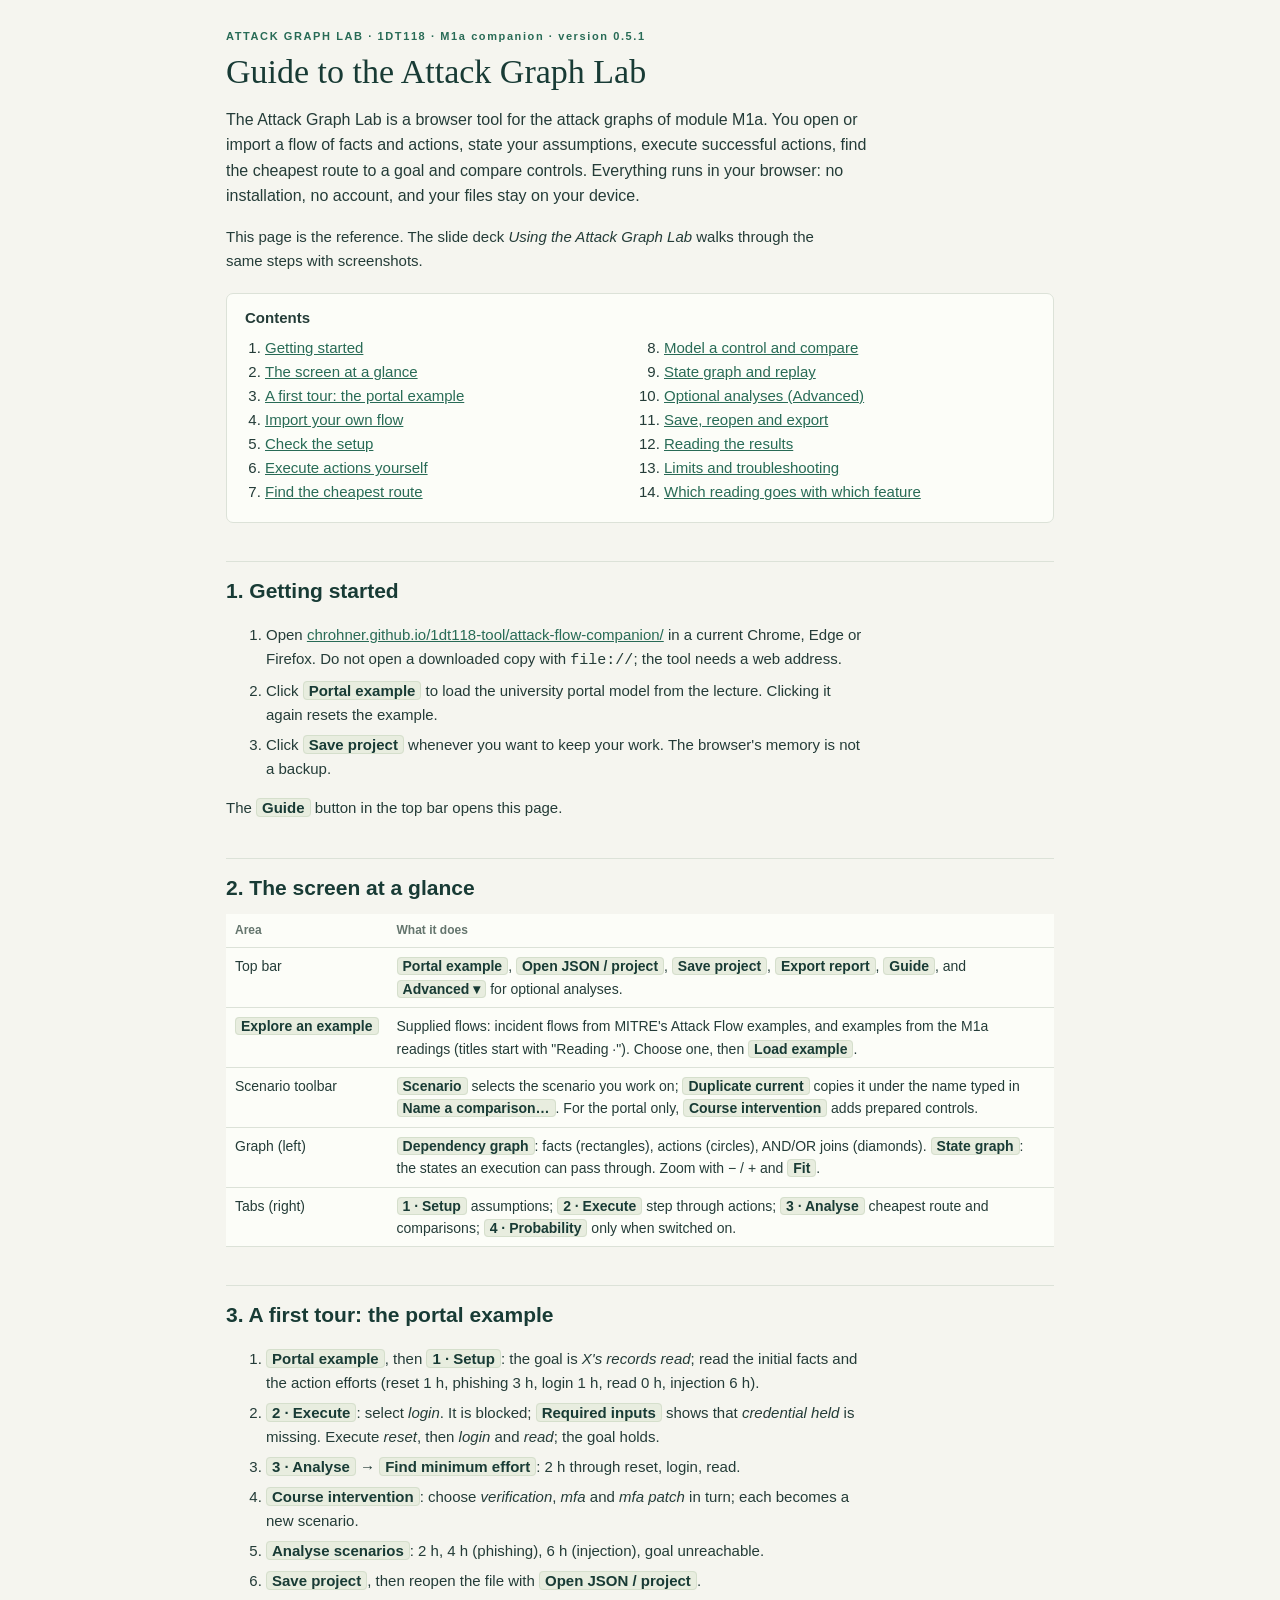
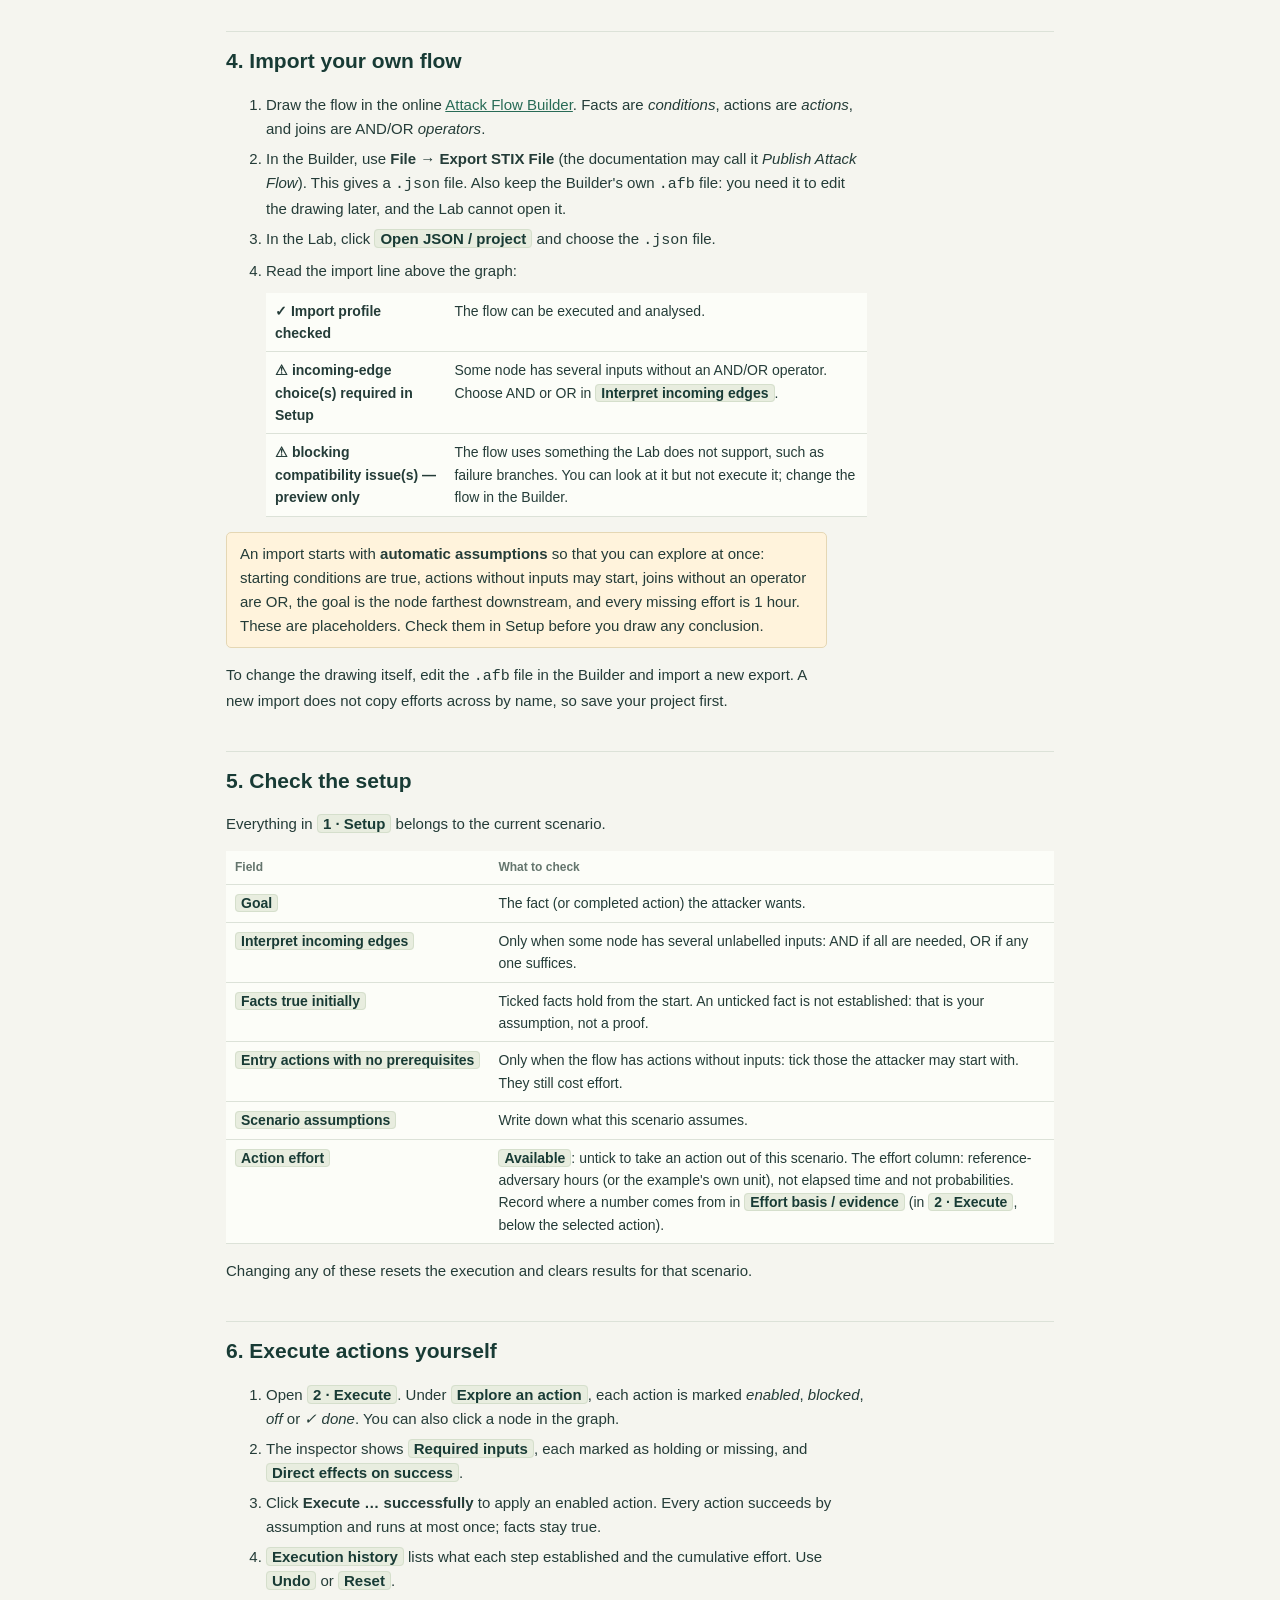
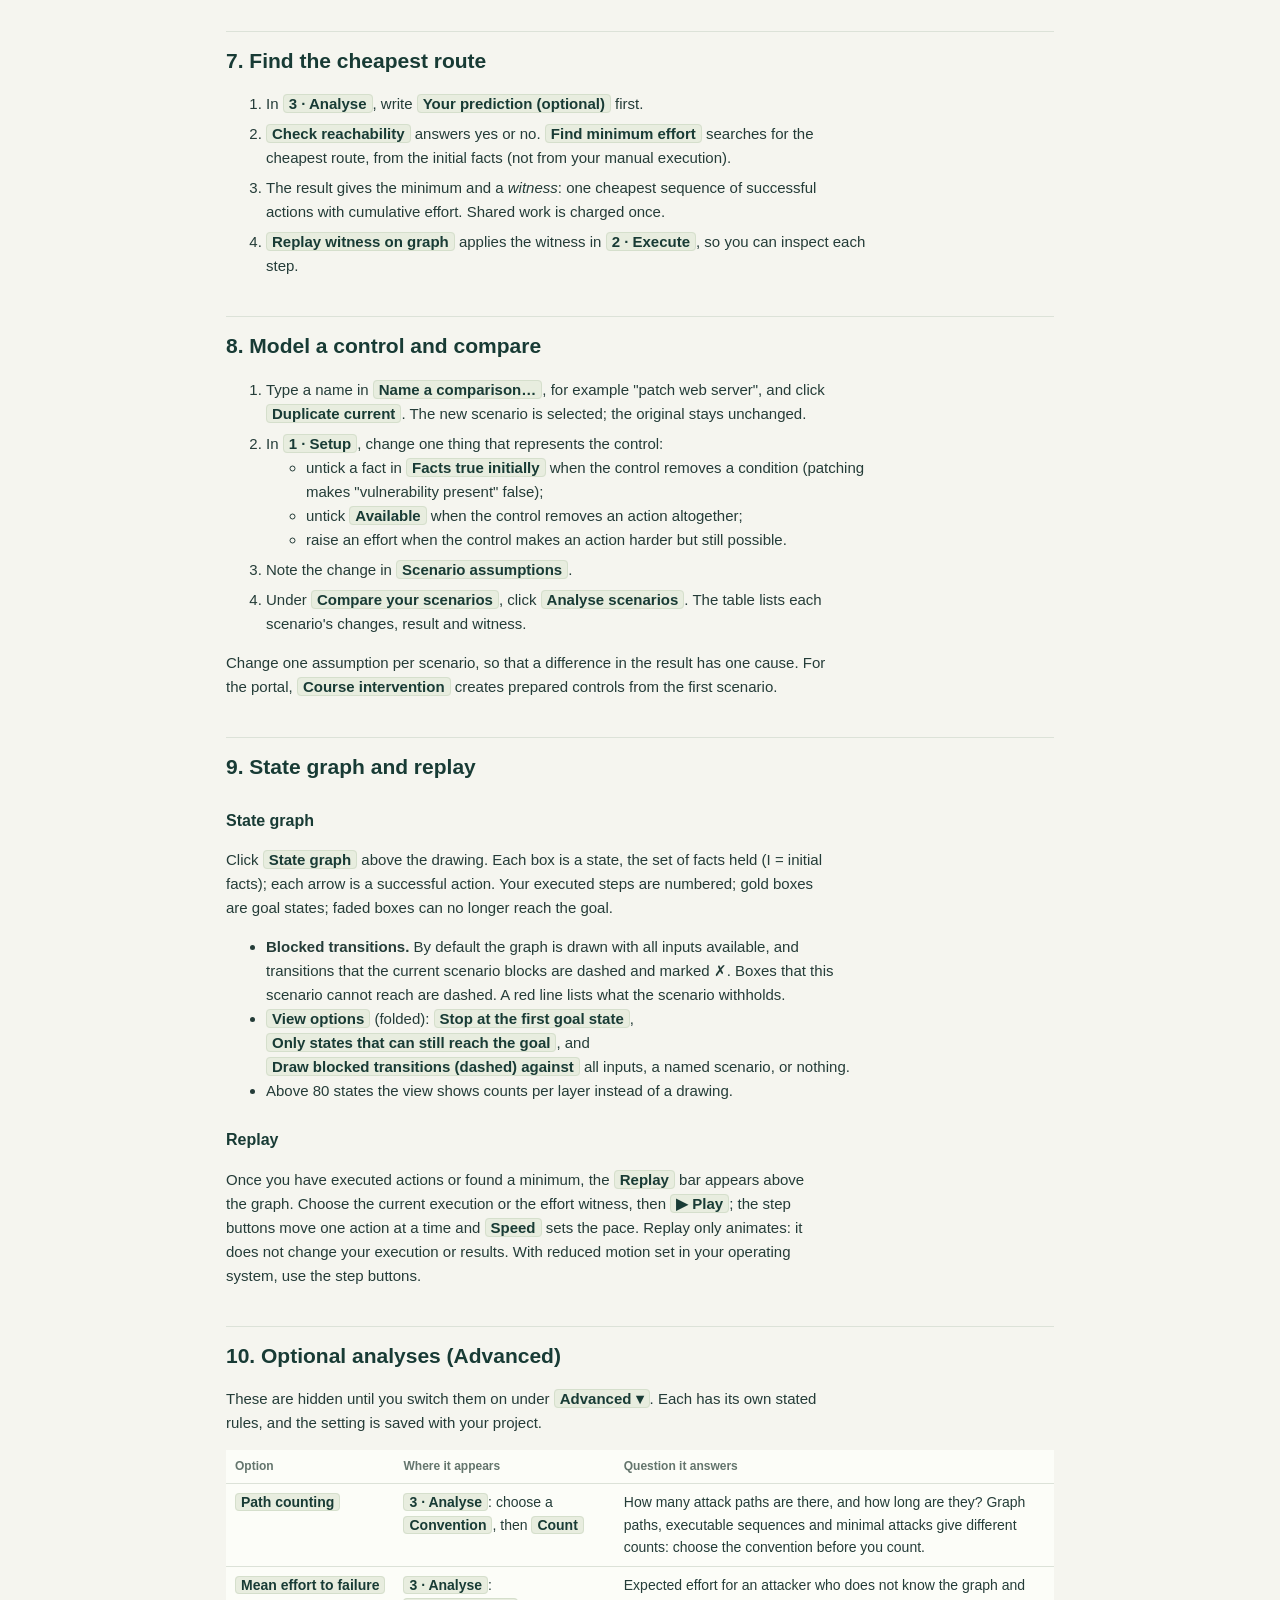
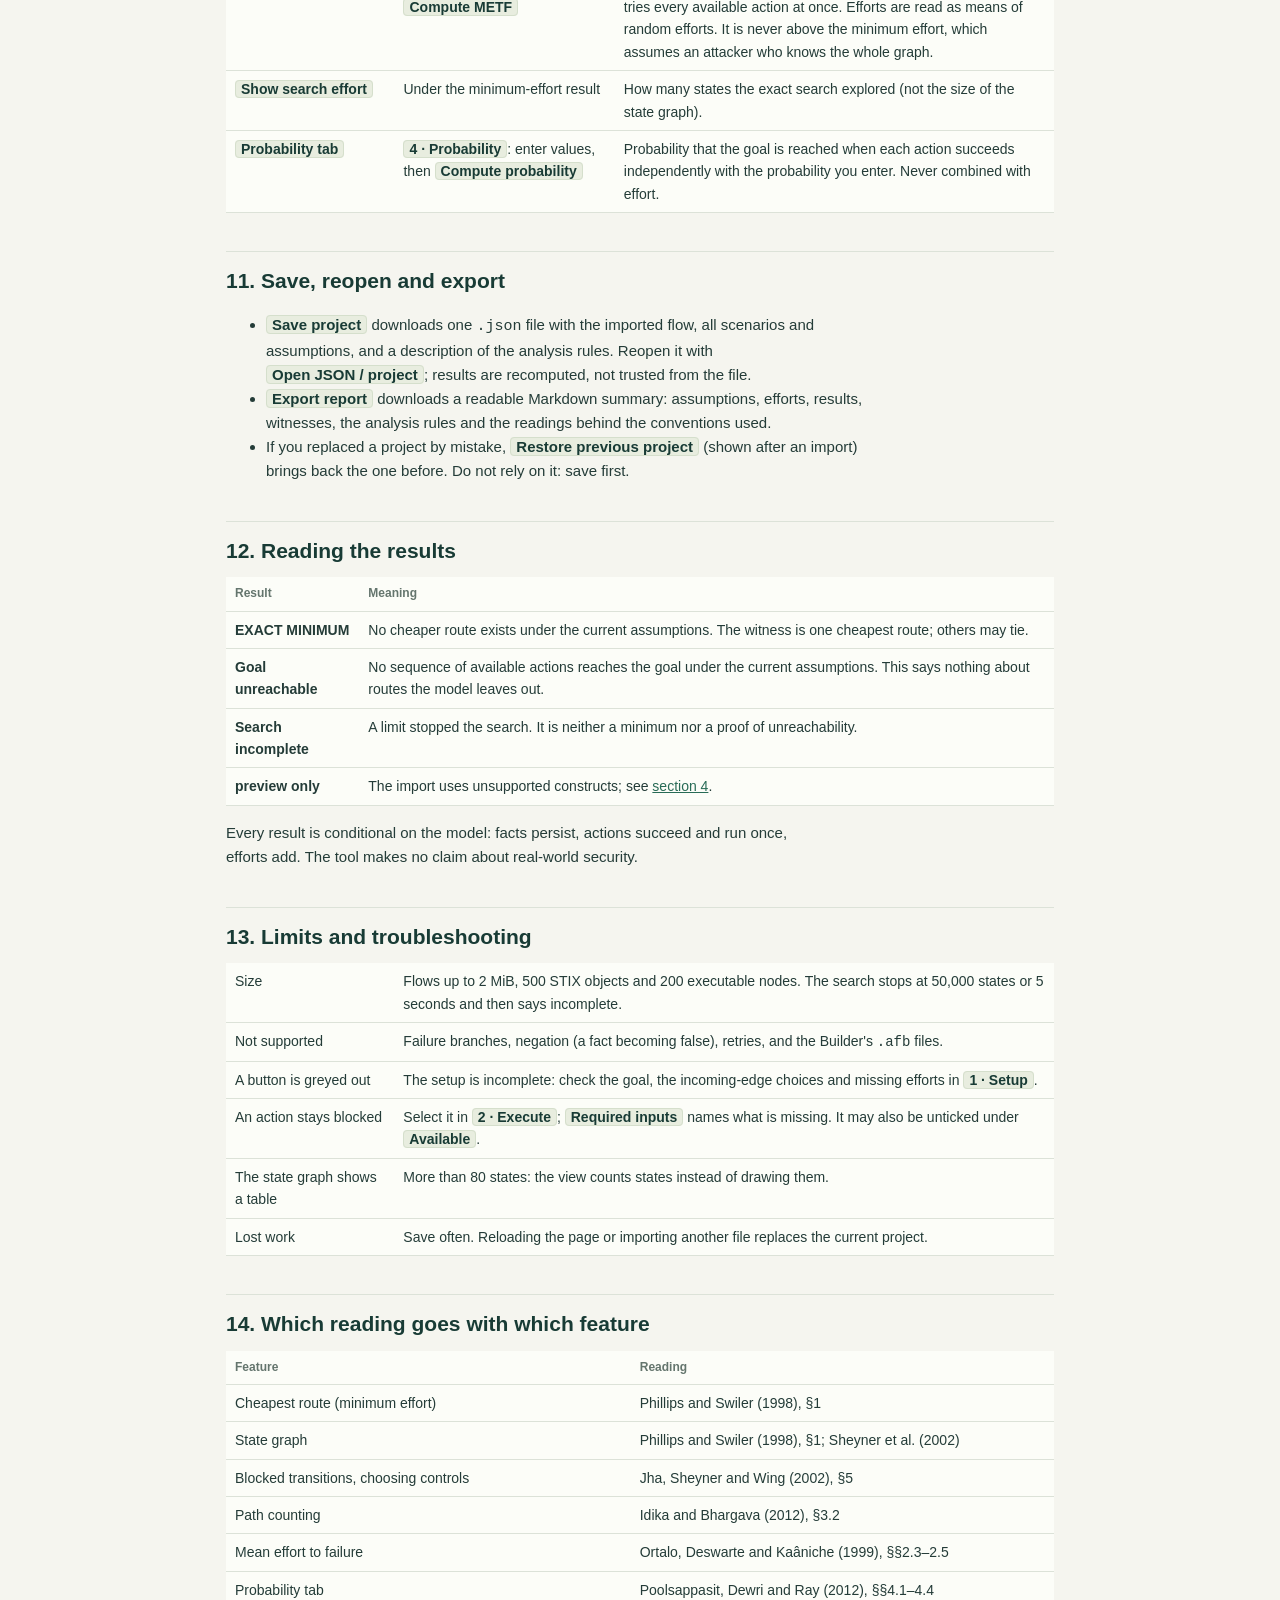
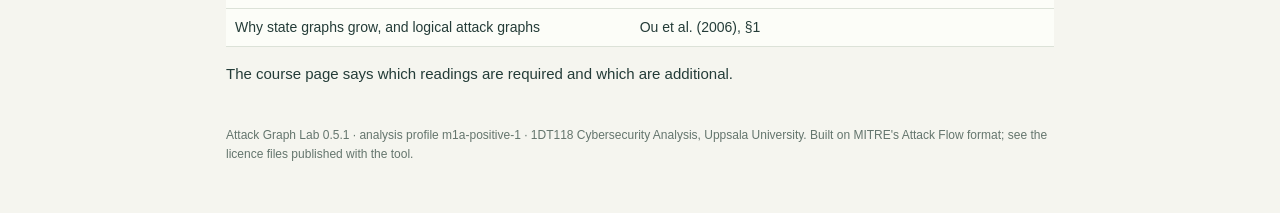
<file: attack-flow-companion/guide.html>
<!doctype html>
<html lang="en">
<head>
<meta charset="UTF-8">
<meta name="viewport" content="width=device-width, initial-scale=1.0">
<title>Attack Graph Lab · Guide</title>
<meta name="description" content="How to use the Attack Graph Lab, the M1a Attack Flow companion of 1DT118.">
<style>
:root{--ink:#183b35;--text:#243c38;--green:#286b56;--line:#dce2d8;--muted:#64756d;--bg:#f5f5ef;--card:#fcfdf8;--ui:#e8eddf}
*{box-sizing:border-box}
body{margin:0;background:var(--bg);color:var(--text);font:15px/1.6 Inter,ui-sans-serif,-apple-system,BlinkMacSystemFont,"Segoe UI",sans-serif}
main{max-width:860px;margin:0 auto;padding:28px 16px 60px}
h1{font-family:Georgia,"Times New Roman",serif;font-weight:400;font-size:34px;line-height:1.15;color:var(--ink);margin:6px 0 10px}
h2{font-size:21px;color:var(--ink);margin:38px 0 10px;padding-top:12px;border-top:1px solid var(--line)}
h3{font-size:16px;color:var(--ink);margin:24px 0 6px}
p,li{max-width:72ch}
a{color:var(--green)}
.eyebrow{font-size:11px;font-weight:750;letter-spacing:1.6px;color:var(--green);margin:0}
.lead{font-size:16px}
.ui{background:var(--ui);border:1px solid #d5dfcc;border-radius:4px;padding:0 5px;font-weight:600;color:var(--ink);white-space:nowrap}
nav.toc{background:var(--card);border:1px solid var(--line);border-radius:7px;padding:12px 18px;margin:20px 0}
nav.toc ol{margin:6px 0;padding-left:20px;columns:2;column-gap:28px}
table{border-collapse:collapse;width:100%;margin:10px 0 14px;background:var(--card);font-size:14px}
th,td{text-align:left;vertical-align:top;border-bottom:1px solid var(--line);padding:7px 9px}
thead th{font-size:12px;color:var(--muted);font-weight:600}
.note{background:#fff3dc;border:1px solid #e5d7b4;border-radius:5px;padding:9px 13px}
ol.steps>li{margin:6px 0}
footer{margin-top:40px;color:var(--muted);font-size:12px}
@media (max-width:640px){nav.toc ol{columns:1}h1{font-size:28px}.ui{white-space:normal}}
@media print{body{background:white;font-size:11pt}nav.toc{display:none}h2{break-after:avoid}a{color:inherit}}
</style>
</head>
<body>
<main>
<p class="eyebrow">ATTACK GRAPH LAB · 1DT118 · M1a companion · version 0.5.1</p>
<h1>Guide to the Attack Graph Lab</h1>
<p class="lead">The Attack Graph Lab is a browser tool for the attack graphs of module M1a. You open or import a flow of facts and actions, state your assumptions, execute successful actions, find the cheapest route to a goal and compare controls. Everything runs in your browser: no installation, no account, and your files stay on your device.</p>
<p>This page is the reference. The slide deck <em>Using the Attack Graph Lab</em> walks through the same steps with screenshots.</p>

<nav class="toc" aria-label="Contents"><strong>Contents</strong><ol>
<li><a href="#start">Getting started</a></li>
<li><a href="#screen">The screen at a glance</a></li>
<li><a href="#tour">A first tour: the portal example</a></li>
<li><a href="#import">Import your own flow</a></li>
<li><a href="#setup">Check the setup</a></li>
<li><a href="#execute">Execute actions yourself</a></li>
<li><a href="#analyse">Find the cheapest route</a></li>
<li><a href="#controls">Model a control and compare</a></li>
<li><a href="#states">State graph and replay</a></li>
<li><a href="#advanced">Optional analyses (Advanced)</a></li>
<li><a href="#save">Save, reopen and export</a></li>
<li><a href="#results">Reading the results</a></li>
<li><a href="#limits">Limits and troubleshooting</a></li>
<li><a href="#readings">Which reading goes with which feature</a></li>
</ol></nav>

<h2 id="start">1. Getting started</h2>
<ol class="steps">
<li>Open <a href="https://chrohner.github.io/1dt118-tool/attack-flow-companion/">chrohner.github.io/1dt118-tool/attack-flow-companion/</a> in a current Chrome, Edge or Firefox. Do not open a downloaded copy with <code>file://</code>; the tool needs a web address.</li>
<li>Click <span class="ui">Portal example</span> to load the university portal model from the lecture. Clicking it again resets the example.</li>
<li>Click <span class="ui">Save project</span> whenever you want to keep your work. The browser's memory is not a backup.</li>
</ol>
<p>The <span class="ui">Guide</span> button in the top bar opens this page.</p>

<h2 id="screen">2. The screen at a glance</h2>
<table>
<thead><tr><th>Area</th><th>What it does</th></tr></thead>
<tbody>
<tr><td>Top bar</td><td><span class="ui">Portal example</span>, <span class="ui">Open JSON / project</span>, <span class="ui">Save project</span>, <span class="ui">Export report</span>, <span class="ui">Guide</span>, and <span class="ui">Advanced ▾</span> for optional analyses.</td></tr>
<tr><td><span class="ui">Explore an example</span></td><td>Supplied flows: incident flows from MITRE's Attack Flow examples, and examples from the M1a readings (titles start with "Reading ·"). Choose one, then <span class="ui">Load example</span>.</td></tr>
<tr><td>Scenario toolbar</td><td><span class="ui">Scenario</span> selects the scenario you work on; <span class="ui">Duplicate current</span> copies it under the name typed in <span class="ui">Name a comparison…</span>. For the portal only, <span class="ui">Course intervention</span> adds prepared controls.</td></tr>
<tr><td>Graph (left)</td><td><span class="ui">Dependency graph</span>: facts (rectangles), actions (circles), AND/OR joins (diamonds). <span class="ui">State graph</span>: the states an execution can pass through. Zoom with − / + and <span class="ui">Fit</span>.</td></tr>
<tr><td>Tabs (right)</td><td><span class="ui">1 · Setup</span> assumptions; <span class="ui">2 · Execute</span> step through actions; <span class="ui">3 · Analyse</span> cheapest route and comparisons; <span class="ui">4 · Probability</span> only when switched on.</td></tr>
</tbody></table>

<h2 id="tour">3. A first tour: the portal example</h2>
<ol class="steps">
<li><span class="ui">Portal example</span>, then <span class="ui">1 · Setup</span>: the goal is <em>X's records read</em>; read the initial facts and the action efforts (reset 1 h, phishing 3 h, login 1 h, read 0 h, injection 6 h).</li>
<li><span class="ui">2 · Execute</span>: select <em>login</em>. It is blocked; <span class="ui">Required inputs</span> shows that <em>credential held</em> is missing. Execute <em>reset</em>, then <em>login</em> and <em>read</em>; the goal holds.</li>
<li><span class="ui">3 · Analyse</span> → <span class="ui">Find minimum effort</span>: 2 h through reset, login, read.</li>
<li><span class="ui">Course intervention</span>: choose <em>verification</em>, <em>mfa</em> and <em>mfa patch</em> in turn; each becomes a new scenario.</li>
<li><span class="ui">Analyse scenarios</span>: 2 h, 4 h (phishing), 6 h (injection), goal unreachable.</li>
<li><span class="ui">Save project</span>, then reopen the file with <span class="ui">Open JSON / project</span>.</li>
</ol>

<h2 id="import">4. Import your own flow</h2>
<ol class="steps">
<li>Draw the flow in the online <a href="https://center-for-threat-informed-defense.github.io/attack-flow/ui/">Attack Flow Builder</a>. Facts are <em>conditions</em>, actions are <em>actions</em>, and joins are AND/OR <em>operators</em>.</li>
<li>In the Builder, use <strong>File → Export STIX File</strong> (the documentation may call it <em>Publish Attack Flow</em>). This gives a <code>.json</code> file. Also keep the Builder's own <code>.afb</code> file: you need it to edit the drawing later, and the Lab cannot open it.</li>
<li>In the Lab, click <span class="ui">Open JSON / project</span> and choose the <code>.json</code> file.</li>
<li>Read the import line above the graph:
<table><tbody>
<tr><td><strong>✓ Import profile checked</strong></td><td>The flow can be executed and analysed.</td></tr>
<tr><td><strong>⚠ incoming-edge choice(s) required in Setup</strong></td><td>Some node has several inputs without an AND/OR operator. Choose AND or OR in <span class="ui">Interpret incoming edges</span>.</td></tr>
<tr><td><strong>⚠ blocking compatibility issue(s) — preview only</strong></td><td>The flow uses something the Lab does not support, such as failure branches. You can look at it but not execute it; change the flow in the Builder.</td></tr>
</tbody></table></li>
</ol>
<p class="note">An import starts with <strong>automatic assumptions</strong> so that you can explore at once: starting conditions are true, actions without inputs may start, joins without an operator are OR, the goal is the node farthest downstream, and every missing effort is 1 hour. These are placeholders. Check them in Setup before you draw any conclusion.</p>
<p>To change the drawing itself, edit the <code>.afb</code> file in the Builder and import a new export. A new import does not copy efforts across by name, so save your project first.</p>

<h2 id="setup">5. Check the setup</h2>
<p>Everything in <span class="ui">1 · Setup</span> belongs to the current scenario.</p>
<table>
<thead><tr><th>Field</th><th>What to check</th></tr></thead>
<tbody>
<tr><td><span class="ui">Goal</span></td><td>The fact (or completed action) the attacker wants.</td></tr>
<tr><td><span class="ui">Interpret incoming edges</span></td><td>Only when some node has several unlabelled inputs: AND if all are needed, OR if any one suffices.</td></tr>
<tr><td><span class="ui">Facts true initially</span></td><td>Ticked facts hold from the start. An unticked fact is not established: that is your assumption, not a proof.</td></tr>
<tr><td><span class="ui">Entry actions with no prerequisites</span></td><td>Only when the flow has actions without inputs: tick those the attacker may start with. They still cost effort.</td></tr>
<tr><td><span class="ui">Scenario assumptions</span></td><td>Write down what this scenario assumes.</td></tr>
<tr><td><span class="ui">Action effort</span></td><td><span class="ui">Available</span>: untick to take an action out of this scenario. The effort column: reference-adversary hours (or the example's own unit), not elapsed time and not probabilities. Record where a number comes from in <span class="ui">Effort basis / evidence</span> (in <span class="ui">2 · Execute</span>, below the selected action).</td></tr>
</tbody></table>
<p>Changing any of these resets the execution and clears results for that scenario.</p>

<h2 id="execute">6. Execute actions yourself</h2>
<ol class="steps">
<li>Open <span class="ui">2 · Execute</span>. Under <span class="ui">Explore an action</span>, each action is marked <em>enabled</em>, <em>blocked</em>, <em>off</em> or <em>✓ done</em>. You can also click a node in the graph.</li>
<li>The inspector shows <span class="ui">Required inputs</span>, each marked as holding or missing, and <span class="ui">Direct effects on success</span>.</li>
<li>Click <strong>Execute … successfully</strong> to apply an enabled action. Every action succeeds by assumption and runs at most once; facts stay true.</li>
<li><span class="ui">Execution history</span> lists what each step established and the cumulative effort. Use <span class="ui">Undo</span> or <span class="ui">Reset</span>.</li>
</ol>

<h2 id="analyse">7. Find the cheapest route</h2>
<ol class="steps">
<li>In <span class="ui">3 · Analyse</span>, write <span class="ui">Your prediction (optional)</span> first.</li>
<li><span class="ui">Check reachability</span> answers yes or no. <span class="ui">Find minimum effort</span> searches for the cheapest route, from the initial facts (not from your manual execution).</li>
<li>The result gives the minimum and a <em>witness</em>: one cheapest sequence of successful actions with cumulative effort. Shared work is charged once.</li>
<li><span class="ui">Replay witness on graph</span> applies the witness in <span class="ui">2 · Execute</span>, so you can inspect each step.</li>
</ol>

<h2 id="controls">8. Model a control and compare</h2>
<ol class="steps">
<li>Type a name in <span class="ui">Name a comparison…</span>, for example "patch web server", and click <span class="ui">Duplicate current</span>. The new scenario is selected; the original stays unchanged.</li>
<li>In <span class="ui">1 · Setup</span>, change one thing that represents the control:
<ul>
<li>untick a fact in <span class="ui">Facts true initially</span> when the control removes a condition (patching makes "vulnerability present" false);</li>
<li>untick <span class="ui">Available</span> when the control removes an action altogether;</li>
<li>raise an effort when the control makes an action harder but still possible.</li>
</ul></li>
<li>Note the change in <span class="ui">Scenario assumptions</span>.</li>
<li>Under <span class="ui">Compare your scenarios</span>, click <span class="ui">Analyse scenarios</span>. The table lists each scenario's changes, result and witness.</li>
</ol>
<p>Change one assumption per scenario, so that a difference in the result has one cause. For the portal, <span class="ui">Course intervention</span> creates prepared controls from the first scenario.</p>

<h2 id="states">9. State graph and replay</h2>
<h3>State graph</h3>
<p>Click <span class="ui">State graph</span> above the drawing. Each box is a state, the set of facts held (I = initial facts); each arrow is a successful action. Your executed steps are numbered; gold boxes are goal states; faded boxes can no longer reach the goal.</p>
<ul>
<li><strong>Blocked transitions.</strong> By default the graph is drawn with all inputs available, and transitions that the current scenario blocks are dashed and marked ✗. Boxes that this scenario cannot reach are dashed. A red line lists what the scenario withholds.</li>
<li><span class="ui">View options</span> (folded): <span class="ui">Stop at the first goal state</span>, <span class="ui">Only states that can still reach the goal</span>, and <span class="ui">Draw blocked transitions (dashed) against</span> all inputs, a named scenario, or nothing.</li>
<li>Above 80 states the view shows counts per layer instead of a drawing.</li>
</ul>
<h3>Replay</h3>
<p>Once you have executed actions or found a minimum, the <span class="ui">Replay</span> bar appears above the graph. Choose the current execution or the effort witness, then <span class="ui">▶ Play</span>; the step buttons move one action at a time and <span class="ui">Speed</span> sets the pace. Replay only animates: it does not change your execution or results. With reduced motion set in your operating system, use the step buttons.</p>

<h2 id="advanced">10. Optional analyses (Advanced)</h2>
<p>These are hidden until you switch them on under <span class="ui">Advanced ▾</span>. Each has its own stated rules, and the setting is saved with your project.</p>
<table>
<thead><tr><th>Option</th><th>Where it appears</th><th>Question it answers</th></tr></thead>
<tbody>
<tr><td><span class="ui">Path counting</span></td><td><span class="ui">3 · Analyse</span>: choose a <span class="ui">Convention</span>, then <span class="ui">Count</span></td><td>How many attack paths are there, and how long are they? Graph paths, executable sequences and minimal attacks give different counts: choose the convention before you count.</td></tr>
<tr><td><span class="ui">Mean effort to failure</span></td><td><span class="ui">3 · Analyse</span>: <span class="ui">Compute METF</span></td><td>Expected effort for an attacker who does not know the graph and tries every available action at once. Efforts are read as means of random efforts. It is never above the minimum effort, which assumes an attacker who knows the whole graph.</td></tr>
<tr><td><span class="ui">Show search effort</span></td><td>Under the minimum-effort result</td><td>How many states the exact search explored (not the size of the state graph).</td></tr>
<tr><td><span class="ui">Probability tab</span></td><td><span class="ui">4 · Probability</span>: enter values, then <span class="ui">Compute probability</span></td><td>Probability that the goal is reached when each action succeeds independently with the probability you enter. Never combined with effort.</td></tr>
</tbody></table>

<h2 id="save">11. Save, reopen and export</h2>
<ul>
<li><span class="ui">Save project</span> downloads one <code>.json</code> file with the imported flow, all scenarios and assumptions, and a description of the analysis rules. Reopen it with <span class="ui">Open JSON / project</span>; results are recomputed, not trusted from the file.</li>
<li><span class="ui">Export report</span> downloads a readable Markdown summary: assumptions, efforts, results, witnesses, the analysis rules and the readings behind the conventions used.</li>
<li>If you replaced a project by mistake, <span class="ui">Restore previous project</span> (shown after an import) brings back the one before. Do not rely on it: save first.</li>
</ul>

<h2 id="results">12. Reading the results</h2>
<table>
<thead><tr><th>Result</th><th>Meaning</th></tr></thead>
<tbody>
<tr><td><strong>EXACT MINIMUM</strong></td><td>No cheaper route exists under the current assumptions. The witness is one cheapest route; others may tie.</td></tr>
<tr><td><strong>Goal unreachable</strong></td><td>No sequence of available actions reaches the goal under the current assumptions. This says nothing about routes the model leaves out.</td></tr>
<tr><td><strong>Search incomplete</strong></td><td>A limit stopped the search. It is neither a minimum nor a proof of unreachability.</td></tr>
<tr><td><strong>preview only</strong></td><td>The import uses unsupported constructs; see <a href="#import">section 4</a>.</td></tr>
</tbody></table>
<p>Every result is conditional on the model: facts persist, actions succeed and run once, efforts add. The tool makes no claim about real-world security.</p>

<h2 id="limits">13. Limits and troubleshooting</h2>
<table><tbody>
<tr><td>Size</td><td>Flows up to 2 MiB, 500 STIX objects and 200 executable nodes. The search stops at 50,000 states or 5 seconds and then says incomplete.</td></tr>
<tr><td>Not supported</td><td>Failure branches, negation (a fact becoming false), retries, and the Builder's <code>.afb</code> files.</td></tr>
<tr><td>A button is greyed out</td><td>The setup is incomplete: check the goal, the incoming-edge choices and missing efforts in <span class="ui">1 · Setup</span>.</td></tr>
<tr><td>An action stays blocked</td><td>Select it in <span class="ui">2 · Execute</span>; <span class="ui">Required inputs</span> names what is missing. It may also be unticked under <span class="ui">Available</span>.</td></tr>
<tr><td>The state graph shows a table</td><td>More than 80 states: the view counts states instead of drawing them.</td></tr>
<tr><td>Lost work</td><td>Save often. Reloading the page or importing another file replaces the current project.</td></tr>
</tbody></table>

<h2 id="readings">14. Which reading goes with which feature</h2>
<table>
<thead><tr><th>Feature</th><th>Reading</th></tr></thead>
<tbody>
<tr><td>Cheapest route (minimum effort)</td><td>Phillips and Swiler (1998), §1</td></tr>
<tr><td>State graph</td><td>Phillips and Swiler (1998), §1; Sheyner et al. (2002)</td></tr>
<tr><td>Blocked transitions, choosing controls</td><td>Jha, Sheyner and Wing (2002), §5</td></tr>
<tr><td>Path counting</td><td>Idika and Bhargava (2012), §3.2</td></tr>
<tr><td>Mean effort to failure</td><td>Ortalo, Deswarte and Kaâniche (1999), §§2.3–2.5</td></tr>
<tr><td>Probability tab</td><td>Poolsappasit, Dewri and Ray (2012), §§4.1–4.4</td></tr>
<tr><td>Why state graphs grow, and logical attack graphs</td><td>Ou et al. (2006), §1</td></tr>
</tbody></table>
<p>The course page says which readings are required and which are additional.</p>

<footer>Attack Graph Lab 0.5.1 · analysis profile m1a-positive-1 · 1DT118 Cybersecurity Analysis, Uppsala University. Built on MITRE's Attack Flow format; see the licence files published with the tool.</footer>
</main>
</body>
</html>
</file>
<file: attack-flow-companion/assets/index-jMHyhS-u.css>
:root{color:#243c38;font-synthesis:none;--ink:#183b35;--green:#286b56;--line:#dce2d8;--muted:#64756d;--orange:#b45d24;background:#f5f5ef;font-family:Inter,ui-sans-serif,-apple-system,BlinkMacSystemFont,Segoe UI,sans-serif;font-size:14px}*{box-sizing:border-box}body{margin:0}button,input,select,textarea{font:inherit}button,select,input,textarea{color:var(--ink);background:#fff;border:1px solid #cbd5ca;border-radius:5px}button{cursor:pointer;padding:8px 12px;font-weight:550;transition:background .12s}button:hover:not(:disabled){background:#e6eee3}button:disabled{opacity:.45;cursor:not-allowed}button:focus-visible,a:focus-visible,input:focus-visible,select:focus-visible,textarea:focus-visible,[tabindex]:focus-visible{outline-offset:3px;outline:3px solid #e2ac50}input,select,textarea{max-width:100%;padding:9px}input[type=checkbox]{width:16px;height:16px;accent-color:var(--green);flex-shrink:0}textarea{resize:vertical;width:100%;line-height:1.5}select{cursor:pointer}h1,h2,h3,h4,p{margin-top:0}h2{letter-spacing:-.25px;margin-bottom:10px;font-size:17px}h3{margin-bottom:8px;font-size:24px}h4{margin:18px 0 8px;font-size:13px}p{margin-bottom:12px;line-height:1.55}a{color:var(--green);text-underline-offset:3px}small,.tiny{font-size:11px}.muted{color:var(--muted);font-size:12px}.eyebrow{letter-spacing:1.6px;color:var(--green);margin-bottom:9px;font-size:10px;font-weight:750}code{overflow-wrap:anywhere;font-size:11px}label{line-height:1.5}input[type=checkbox]+span{flex:1}.topbar{border-bottom:1px solid var(--line);background:#fafbf6;justify-content:space-between;align-items:center;gap:20px;height:78px;padding:0 max(28px,50vw - 750px);display:flex}.brand{letter-spacing:1px;color:var(--ink);align-items:center;gap:13px;font-size:13px;font-weight:750;text-decoration:none;display:flex}.brand small{letter-spacing:.5px;color:var(--muted);margin-top:5px;font-size:10px;font-weight:400;display:block}.brand-mark{background:var(--ink);color:#eef5d9;border-radius:50%;place-content:center;width:34px;height:34px;font-size:25px;display:grid}.topbar nav{gap:8px;display:flex}.topbar nav button{background:0 0;font-size:12px}.topbar nav #save-project{background:var(--ink);color:#fff}.topbar nav #save-project:hover{background:#2c5d4f}main{max-width:1500px;margin:auto;padding:32px 28px 20px}.intro{justify-content:space-between;align-items:center;gap:30px;margin-bottom:30px;display:flex}.intro h1{letter-spacing:-1px;margin:10px 0 12px;font-family:Georgia,Times New Roman,serif;font-size:38px;font-weight:400;line-height:1.13}.intro>div>p:last-child{color:var(--muted);margin-bottom:0;font-size:13px}.intro aside{border-left:1px solid #c9d4c7;min-width:290px;padding:12px 0 12px 24px;font-size:12px;line-height:1.7}.intro aside p{color:var(--muted);margin:7px 0 12px}.local-dot{background:#468465;border-radius:50%;width:7px;height:7px;margin-right:7px;display:inline-block}.scenario-strip{background:#e8eddf;border:1px solid #d5dfcc;border-radius:6px;flex-wrap:wrap;align-items:center;gap:18px;padding:16px 20px;font-size:12px;display:flex}.scenario-strip strong{letter-spacing:1.2px;color:#496048;margin-right:10px;font-size:9px}.scenario-strip b{color:#71836a;font-weight:400}.scenario-toolbar{flex-wrap:wrap;align-items:center;gap:9px;padding:19px 0;display:flex}.scenario-toolbar label{align-items:center;gap:8px;font-size:12px;display:flex}.scenario-toolbar select{max-width:230px;padding:7px}.scenario-toolbar input{width:170px;padding:8px;font-size:12px}.scenario-toolbar button{font-size:12px}.save-status{color:var(--muted);margin-left:auto;font-size:10px}.notice{background:#fff3dc;border:1px solid #e5d7b4;border-radius:5px;margin-bottom:12px;padding:12px 42px 12px 15px;font-size:12px;line-height:1.5;position:relative}.notice button{background:0 0;border:0;font-size:20px;position:absolute;top:5px;right:6px}.previous{color:var(--muted);margin-bottom:12px;font-size:11px}.previous button{padding:4px 8px;font-size:11px}.import-report{border-bottom:1px solid var(--line);margin-bottom:18px;padding-bottom:14px;font-size:12px}.import-report summary{cursor:pointer;font-weight:600}.import-report summary span{color:var(--muted);margin-left:12px;font-weight:400}.import-report li{padding:6px 0;line-height:1.5}.import-report li strong{text-transform:uppercase;font-size:10px}.import-report li code{color:var(--muted);display:block}.import-report .error{color:#923d25}.import-report>p{color:var(--muted)}.workspace{grid-template-columns:minmax(0,1fr) 440px;align-items:start;gap:20px;display:grid}.graph-panel,.control-panel{border:1px solid var(--line);background:#fcfdf8;border-radius:7px;overflow:hidden}.panel-heading{justify-content:space-between;align-items:center;gap:12px;display:flex}.graph-panel>.panel-heading{padding:19px 18px 5px}.panel-heading p{margin-bottom:8px}.panel-heading h2{margin-bottom:5px}.zoom-controls{align-items:center;gap:5px;font-size:10px;display:flex}.zoom-controls button{padding:5px 8px;font-size:11px}.zoom-controls span{text-align:center;min-width:30px}.graph-scroll{background-color:#fcfdf8;background-image:radial-gradient(#dce3d5 .7px,#0000 .7px);background-size:18px 18px;border-top:1px solid #edf0e8;border-bottom:1px solid #edf0e8;height:570px;overflow:auto}.graph-content{padding:0}.graph-scroll svg{max-width:none;display:block}.edge{fill:none;stroke:#9faea5;stroke-width:1.7px;stroke-dasharray:5 3}.edge.live{stroke:#5c937a;stroke-width:2px}.node{cursor:pointer;outline:none}.node>circle,.node>rect,.node>path{fill:#fafbf8;stroke:#97a99b;stroke-width:1.7px}.node text{fill:#35453d;pointer-events:none;font-size:13px}.node.action>circle{fill:#fff9ed;stroke:#c07639;stroke-width:2px}.node.enabled>circle{fill:#fff0d3;stroke:#c27029;stroke-width:3px}.node.active>circle,.node.active>rect,.node.active>path{fill:#e3f0e5;stroke:#4a8666}.node.goal>rect{fill:#faf1d9;stroke:#a98029;stroke-width:2.5px}.node.unavailable{opacity:.45}.node.selected>circle,.node.selected>rect,.node.selected>path,.node:focus>circle,.node:focus>rect,.node:focus>path{stroke:#123e37;stroke-width:3.5px}.node .check{fill:#276c46;font-size:14px;font-weight:800}.legend{color:var(--muted);flex-wrap:wrap;gap:13px;padding:14px 18px 6px;font-size:10px;display:flex}.legend .orange{color:var(--orange)}.yes{color:#34744f}.model-caution{color:var(--muted);margin:0;padding:4px 18px 14px;font-size:11px}.tabs{border-bottom:1px solid var(--line);background:#edf0e6;display:flex}.tabs button{color:var(--muted);background:0 0;border:0;border-radius:0;flex:1;padding:16px 5px;font-size:12px}.tabs button[aria-selected=true]{color:var(--ink);box-shadow:inset 0 3px var(--green);background:#fcfdf8}.panel-body{max-height:740px;padding:20px;overflow:auto}.field{margin:15px 0;font-size:12px;font-weight:550;display:block}.field input,.field textarea,.field select{width:100%;margin-top:6px;font-weight:400;display:block}.fact-list{grid-template-columns:1fr 1fr;gap:7px 12px;display:grid}.fact-list label,fieldset>label,.review{align-items:start;gap:7px;font-size:11px;display:flex}fieldset{border:1px solid var(--line);border-radius:5px;margin:15px 0;padding:12px}legend{padding:0 5px;font-size:11px;font-weight:650}.review{background:#eaf0e3;border-radius:4px;margin-bottom:25px;padding:12px;line-height:1.55}.costs{border-collapse:collapse;width:100%;font-size:12px}.costs th,.costs td{text-align:left;border-bottom:1px solid var(--line);padding:8px 4px}.costs th small{color:var(--muted);font-weight:400;display:block}.costs .effort{width:95px;padding:7px}.costs thead th{color:var(--muted);font-size:10px;font-weight:500}.text-button{text-align:left;color:var(--green);text-underline-offset:3px;border:0;padding:0;font-weight:550;-webkit-text-decoration:underline #bacbb9;text-decoration:underline #bacbb9;background:0 0!important}.badge{color:var(--green);white-space:nowrap;background:#e6eedf;border-radius:4px;padding:5px 8px;font-size:10px}.action-picker{flex-wrap:wrap;gap:6px;margin:14px 0 22px;display:flex}.action-picker button{text-align:left;padding:7px 10px;font-size:11px}.action-picker span{color:var(--muted);margin-top:3px;font-size:9px;font-weight:400;display:block}.action-picker .chosen{background:#e7eddf;border-color:#6b8c71}.inspector{border-top:1px solid var(--line);border-bottom:1px solid var(--line);margin-bottom:20px;padding:17px 0}.inspector details{color:var(--muted);font-size:10px}.inspector details code{margin:9px 0;display:block}.node-status{font-size:12px;font-weight:600}.requirements{margin:0;padding-left:0;font-size:12px;list-style:none}.requirements ul{border-left:1px solid #d3dfce;margin:5px 0 7px 6px;padding-left:12px;list-style:none}.requirements li{margin:8px 0}.requirements small{color:var(--muted);font-size:9px}.truth{color:#9aa69b}.truth.yes{color:var(--green)}.primary{background:var(--ink);border-color:var(--ink);color:#fff}.primary:hover:not(:disabled){background:#2d5d4b}.wide{width:100%;margin-top:10px;padding:11px}.button-row{flex-wrap:wrap;gap:8px;margin:20px 0;display:flex}.history{padding-left:20px;font-size:12px}.history li{padding:7px 0}.history p{color:var(--muted);margin:4px 0;font-size:11px}.history small{float:right;color:var(--muted)}.success{background:#ebf3e5;border-left:3px solid #4d8558;padding:12px;font-size:12px}.result{border-top:1px solid var(--line);border-bottom:1px solid var(--line);margin:20px 0;padding:20px 0}.result-number{color:var(--ink);margin:8px 0 15px;font-family:Georgia,serif;font-size:32px;line-height:1.3}.result-number small{font-family:inherit;font-size:17px}.result p{font-size:12px}.witness{padding-left:20px;font-size:13px;line-height:2.3}.witness span{float:right;color:var(--muted);font-size:11px}.scope{background:#f0f2e9;border-radius:4px;padding:1px 13px 8px}.scope p{color:var(--muted);font-size:11px}.comparison{border-top:1px solid var(--line);margin:25px 0;padding:24px 0}.comparison>.panel-heading{margin-bottom:18px}.table-scroll{overflow:auto}.comparison table{border-collapse:collapse;width:100%;min-width:650px;font-size:12px}.comparison th,.comparison td{text-align:left;border-bottom:1px solid var(--line);padding:13px 12px}.comparison thead th{letter-spacing:.3px;color:var(--muted);font-size:10px;font-weight:550}.comparison .current{background:#eaf0e3}footer{border-top:1px solid var(--line);color:var(--muted);flex-wrap:wrap;justify-content:space-between;gap:15px;padding-top:20px;font-size:10px;display:flex}.rule-summary{border-bottom:1px solid var(--line);margin:0 0 25px;padding:0 0 20px}.rule-summary>summary{cursor:pointer;font-size:14px;font-weight:650}.rule-summary p{margin-top:15px}.rule-summary table{border-collapse:collapse;width:100%;min-width:650px;font-size:12px}.rule-summary td,.rule-summary th{text-align:left;border-bottom:1px solid var(--line);padding:12px;line-height:1.7}.rule-summary th small{color:var(--muted);font-size:10px;font-weight:400;display:block}@media (min-width:1700px){.workspace{grid-template-columns:minmax(0,1fr) 470px}.graph-scroll{height:650px}.panel-body{max-height:820px}}@media (max-width:1100px){.workspace{grid-template-columns:minmax(0,1fr) 380px}.topbar{flex-wrap:wrap;height:auto;min-height:78px;padding:18px 22px}.intro h1{font-size:33px}.scenario-toolbar .save-status{margin-left:0}.fact-list{grid-template-columns:1fr}.graph-scroll{height:560px}}@media (max-width:800px){main{padding:22px 16px}.workspace{grid-template-columns:1fr}.intro{align-items:start;gap:20px}.intro aside{min-width:0;max-width:220px;padding-left:15px;font-size:11px}.intro h1{font-size:29px}.graph-scroll{height:400px}.panel-body{max-height:none}.topbar nav{flex-wrap:wrap}.topbar nav button{padding:7px;font-size:11px}.scenario-strip{gap:10px}.comparison .panel-heading{align-items:start}.import-report summary span{margin:6px 0;display:block}.fact-list{grid-template-columns:1fr 1fr}}@media (max-width:500px){.intro{display:block}.intro aside{border-left:0;max-width:none;padding:10px 0}.intro h1 br{display:initial}.scenario-toolbar{align-items:stretch}.scenario-toolbar label{flex-wrap:wrap}.panel-body{padding:16px}.scenario-strip{font-size:11px}.fact-list{grid-template-columns:1fr}.zoom-controls{gap:3px}.graph-panel>.panel-heading{padding:14px 10px 5px}.graph-panel h2{font-size:15px}}.example-library{border:1px solid var(--line);background:#eef2e8;border-radius:6px;flex-wrap:wrap;justify-content:space-between;align-items:center;gap:20px;margin:0 0 20px;padding:16px 18px;display:flex}.example-library label{font-weight:650}.example-library p{margin:6px 0 0;font-size:12px}.example-controls{flex-wrap:wrap;gap:8px;max-width:100%;display:flex}.example-controls select{min-width:220px;max-width:100%;padding:8px}.example-controls button{white-space:nowrap}@media (max-width:500px){.example-controls{width:100%}.example-controls select{width:100%;min-width:0}}.view-switch{border:1px solid #cbd5ca;border-radius:6px;margin-bottom:8px;display:inline-flex;overflow:hidden}.view-switch button{background:0 0;border:0;border-radius:0;padding:7px 12px;font-size:12px}.view-switch button[aria-pressed=true]{background:var(--ink);color:#fff}.anim-bar{flex-wrap:wrap;align-items:center;gap:6px;padding:6px 18px 10px;font-size:11px;display:flex}.anim-bar label{align-items:center;gap:5px;display:flex}.anim-bar select{padding:5px;font-size:11px}.anim-bar button{padding:5px 9px;font-size:11px}.anim-bar .playing{background:#fff0d3}.anim-step{color:var(--ink);font-weight:600}.state-options{flex-wrap:wrap;gap:16px;padding:0 18px 4px;font-size:11px;display:flex}.state-options label{align-items:center;gap:6px;display:flex}.state-stats,.state-trace{margin:4px 0;padding:0 18px;font-size:11px}.state-trace{color:var(--ink)}.state-message{padding:24px;font-size:13px}.sedge path{fill:none;stroke:#9faea5;stroke-width:1.6px}.sedge text{fill:#6a5a40;paint-order:stroke;stroke:#fcfdf8;stroke-width:3px;font-size:10px}.sedge.witness path{stroke:#4a8666;stroke-width:3.2px}.sedge.trace path{stroke:#c27029;stroke-width:3.2px;stroke-dasharray:none}.sedge.blocked path{stroke:#c9877a;stroke-dasharray:6 4}.sedge.blocked text{fill:#9a4a3a}.snode rect{fill:#fafbf8;stroke:#97a99b;stroke-width:1.6px}.snode text{fill:#35453d;font-size:10.5px}.snode .sname{font-size:11.5px;font-weight:700}.snode.initial rect{stroke:#123e37;stroke-width:2.6px}.snode.goal rect{fill:#faf1d9;stroke:#a98029;stroke-width:2.4px}.snode.deadend{opacity:.5}.snode.outside{opacity:.55}.state-withheld{color:#9a4a3a;margin:4px 0;padding:0 18px;font-size:11px}.snode.outside rect{stroke-dasharray:5 4;fill:#f6f6f2}.snode.visited rect{fill:#e3f0e5;stroke:#4a8666}.snode.current rect{stroke:#c27029;stroke-width:3.4px}.snode .step{fill:#c27029}.snode .stepn{fill:#fff;font-size:10px;font-weight:700}.node.stepping>circle{stroke:#c27029;stroke-width:5px;fill:#ffe2b0}.node.fresh>rect,.node.fresh>path{stroke:#c27029;stroke-width:3.5px}.state-counts{padding:20px}.state-counts table{border-collapse:collapse;font-size:12px}.state-counts td,.state-counts th{text-align:left;padding:4px 10px}.bar{background:#5c937a;border-radius:2px;height:10px;display:inline-block}.paths{border-top:1px solid var(--line);margin-top:22px;padding-top:18px}.metrics table{border-collapse:collapse;width:100%;font-size:12px}.metrics th,.metrics td{text-align:left;border-bottom:1px solid var(--line);padding:6px 4px}.metrics th{font-weight:500}.warning{color:#8a5a12;font-size:11px}.error{color:#923d25;font-size:12px}.advanced-menu{font-size:12px;position:relative}.advanced-menu summary{cursor:pointer;border:1px solid #cbd5ca;border-radius:5px;padding:8px 12px;list-style:none}.menu-pop{z-index:20;background:#fff;border:1px solid #cbd5ca;border-radius:6px;width:240px;padding:12px;position:absolute;top:calc(100% + 6px);right:0;box-shadow:0 6px 20px #00000014}.menu-pop label{align-items:center;gap:6px;display:flex}.menu-pop p{margin:6px 0 0}@media (prefers-reduced-motion:reduce){*{transition:none!important}}.reading{color:#5b6b3f;margin:4px 0 10px;font-size:11px;font-style:italic}.state-options-box{padding:0 18px 4px;font-size:11px}.state-options-box summary{cursor:pointer;font-weight:600}.state-options-box summary .muted{margin-left:6px;font-weight:400}.state-options-box .state-options{padding:6px 0 2px}.anim-hint{margin:4px 0 6px;padding:0 18px}.metf{border-top:1px solid var(--line);margin-top:24px;padding-top:18px}.topbar nav .nav-link{color:var(--ink);background:0 0;border:1px solid #cbd5ca;border-radius:5px;align-items:center;padding:8px 12px;font-size:12px;font-weight:550;text-decoration:none;display:inline-flex}.topbar nav .nav-link:hover{background:#e6eee3}
</file>
